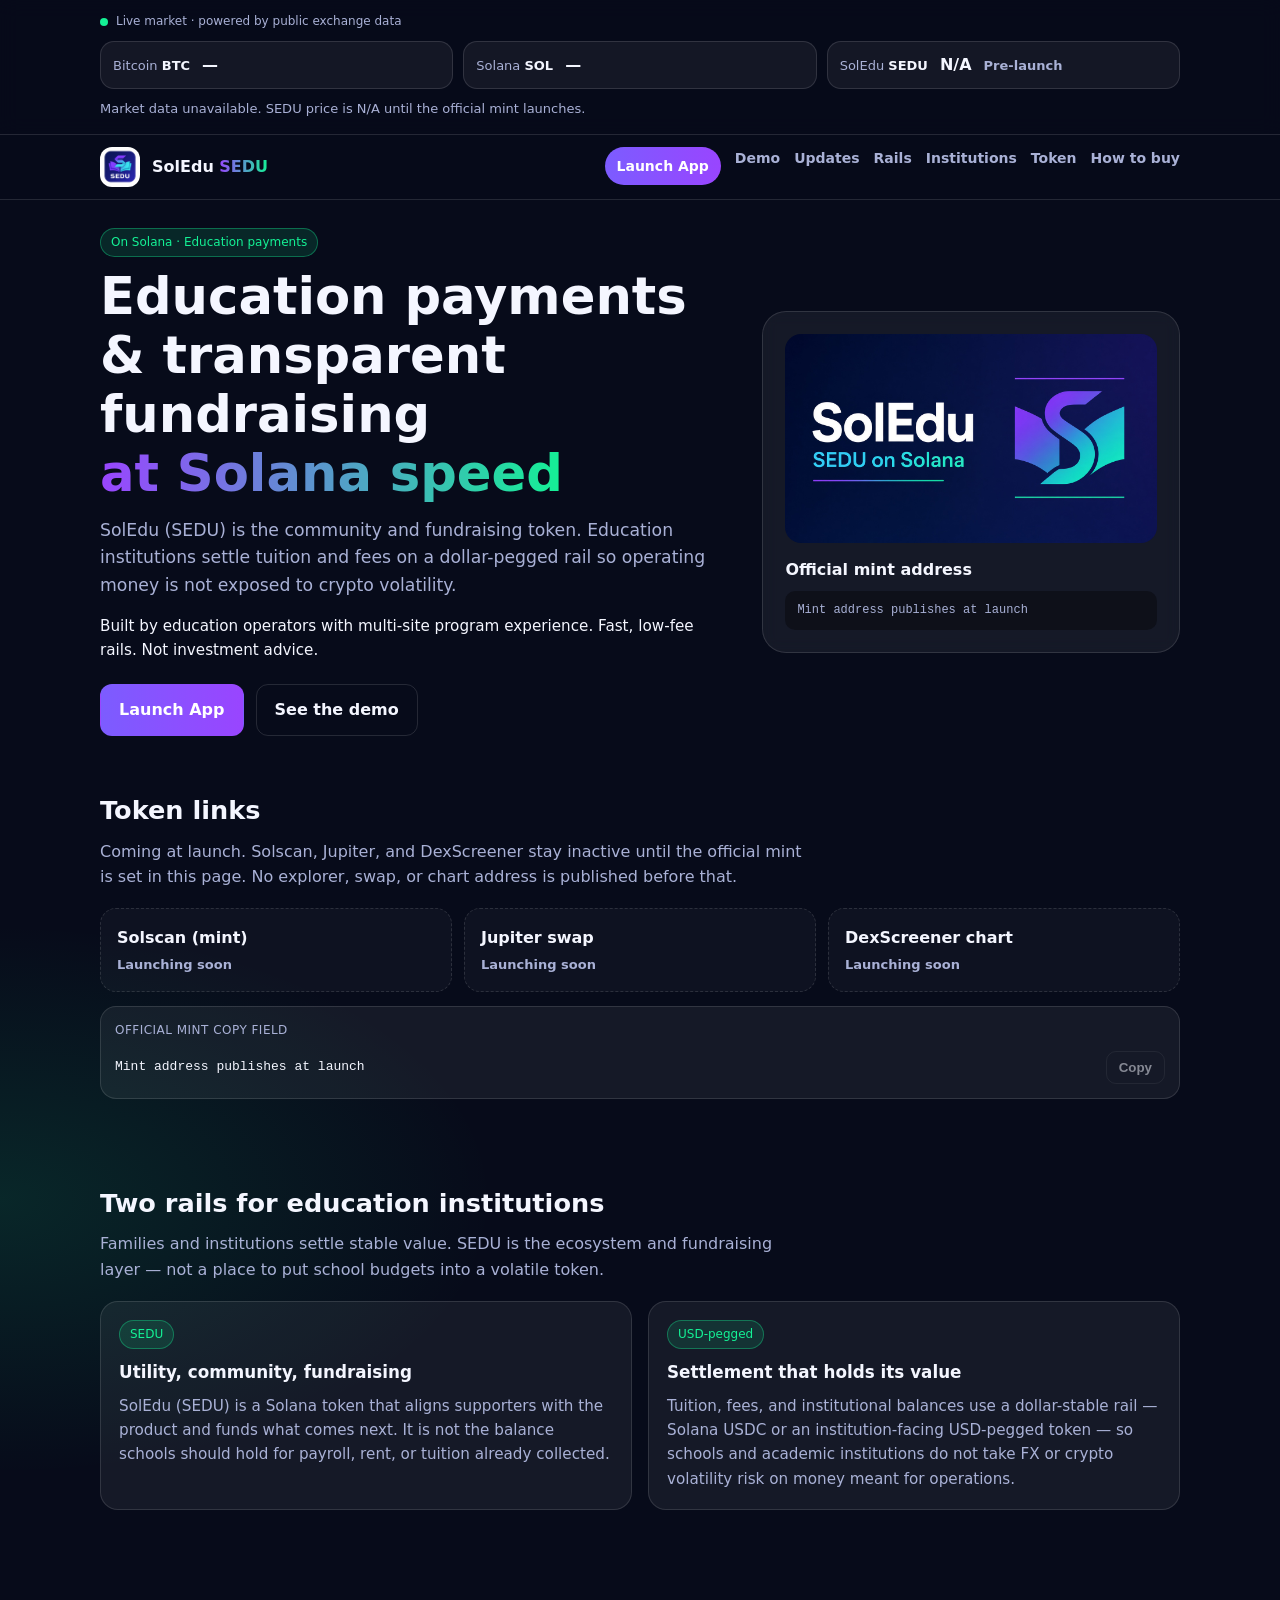
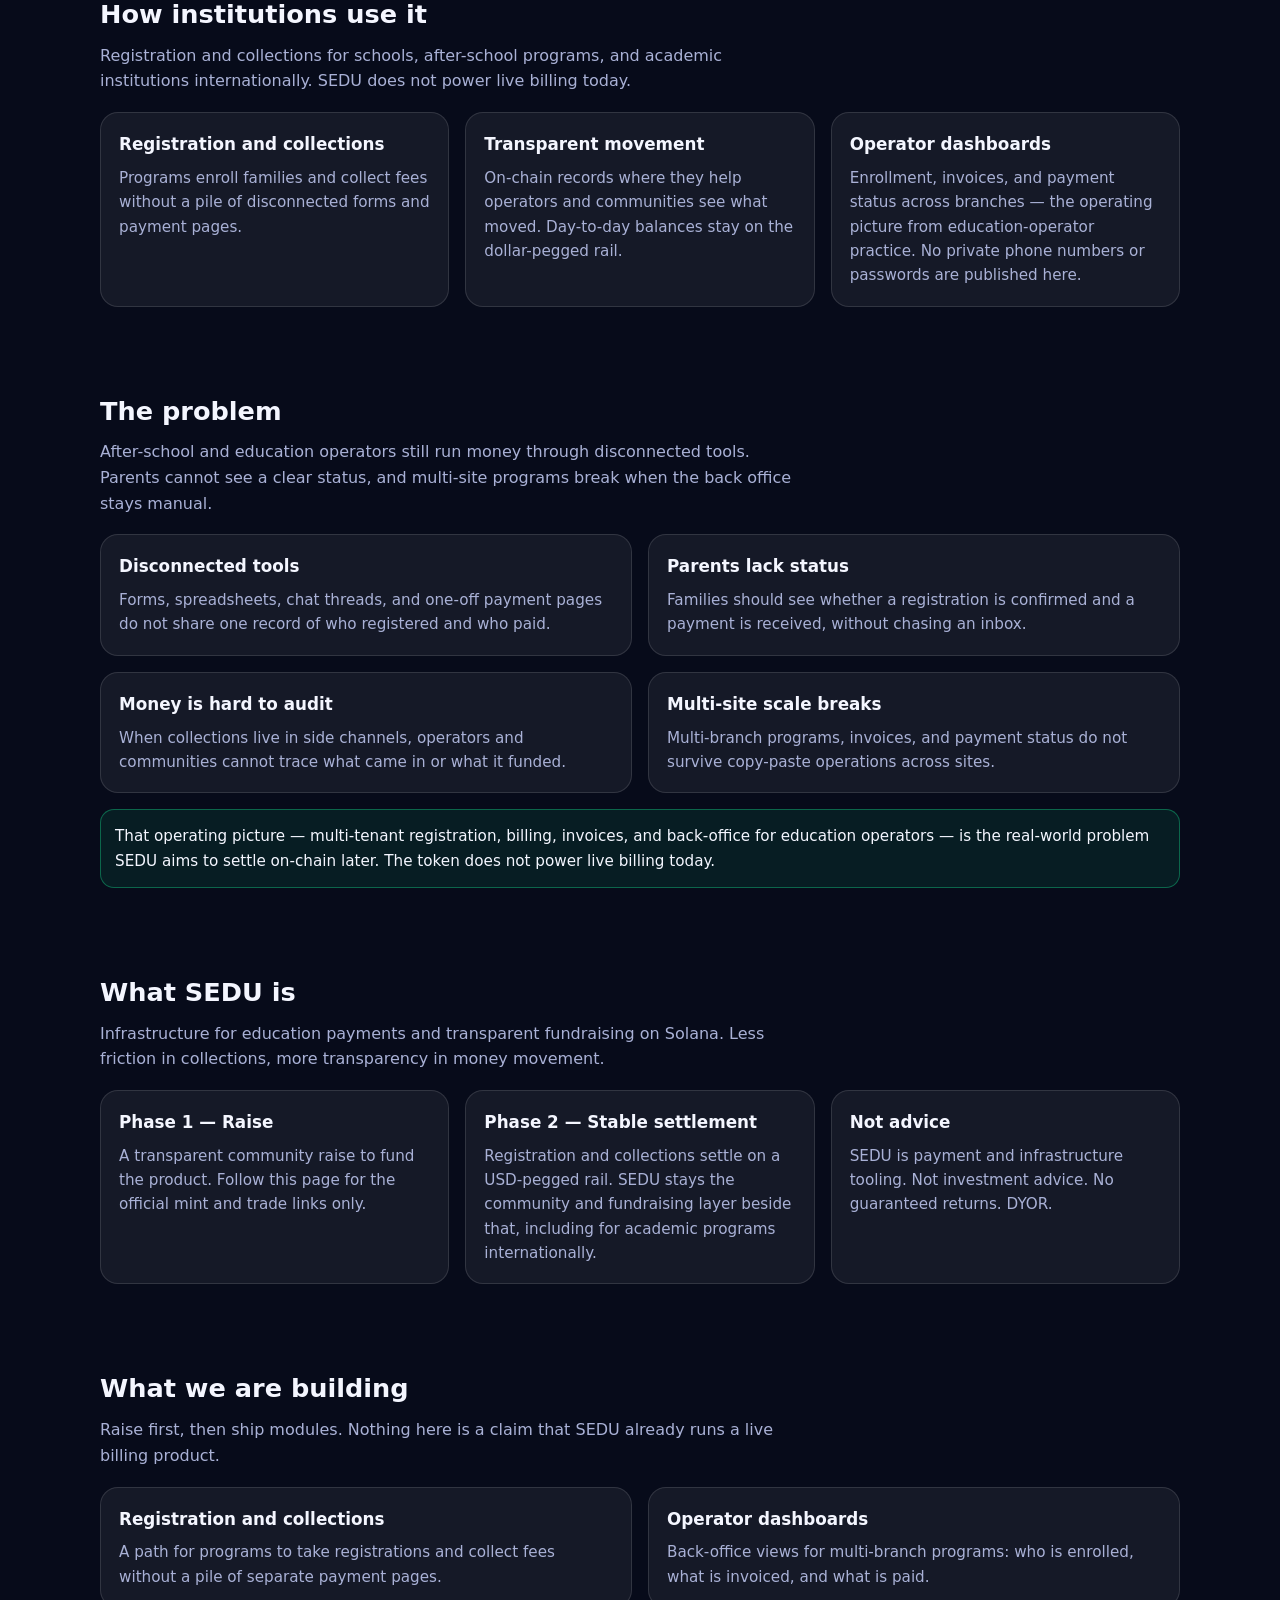
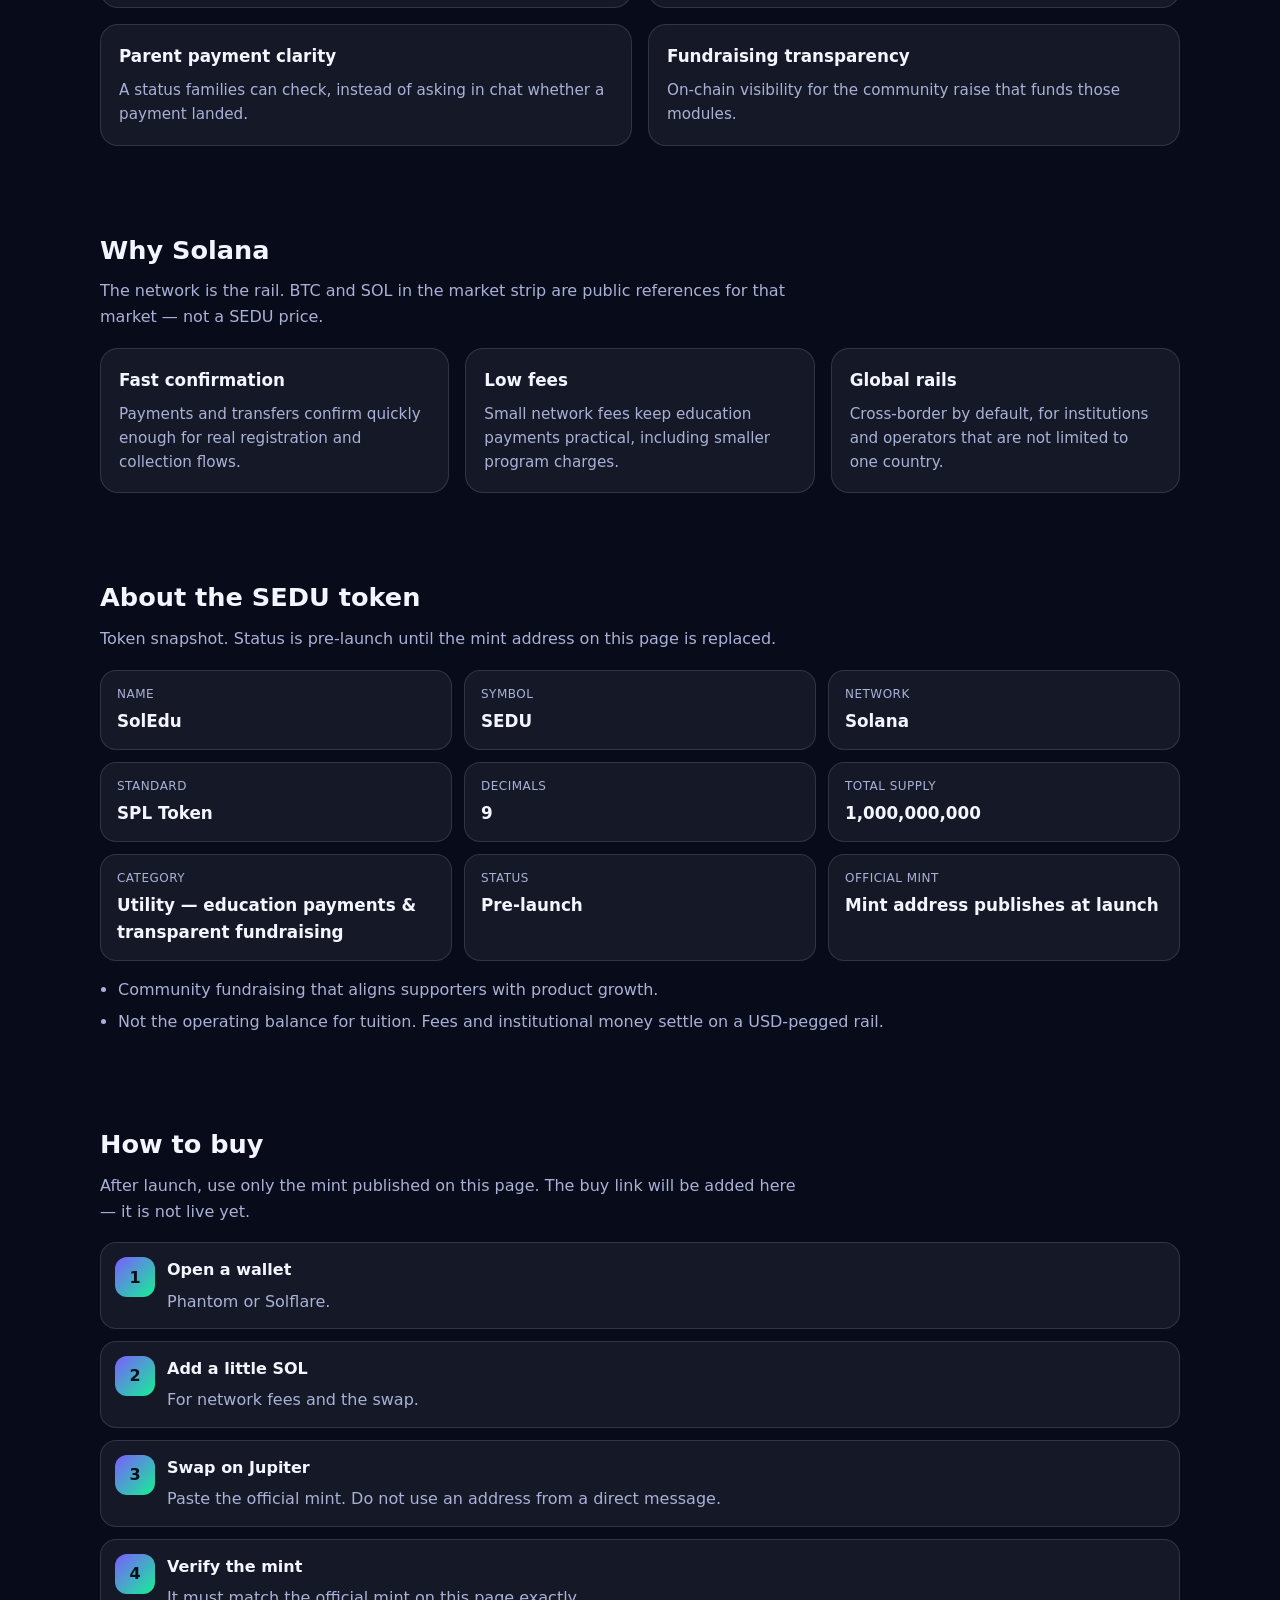
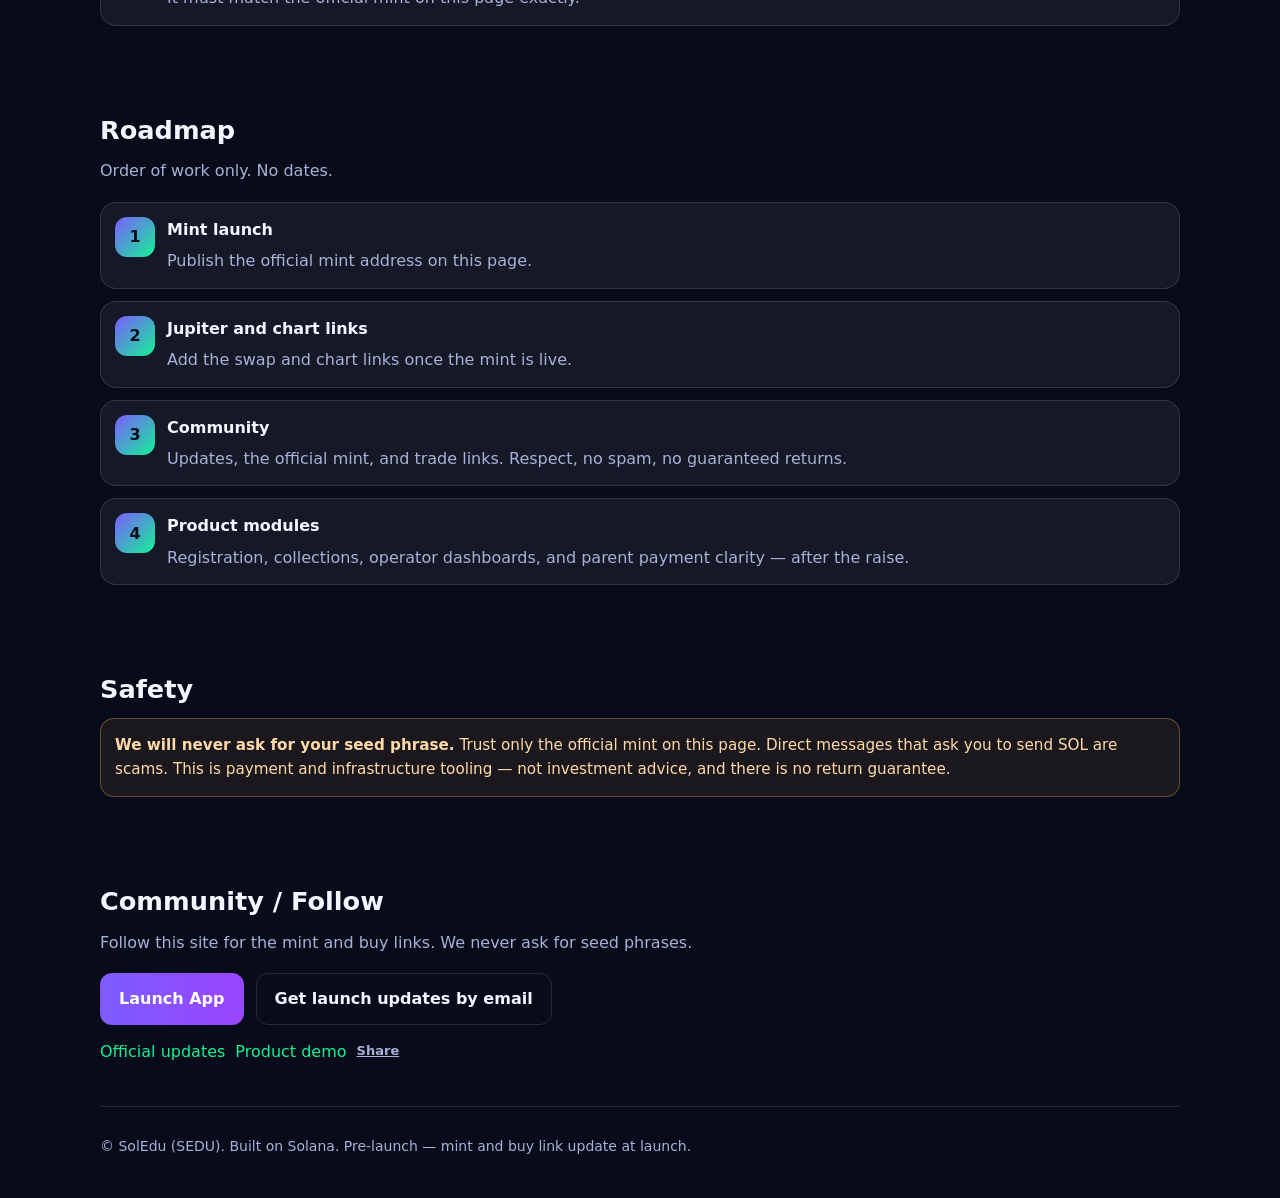
<file: index.html>
<!DOCTYPE html>
<html lang="en" dir="ltr">
<head>
  <meta charset="utf-8" />
  <meta name="viewport" content="width=device-width, initial-scale=1" />
  <title>SolEdu (SEDU) — Education payments on Solana</title>
  <meta name="description" content="SolEdu (SEDU) is a Solana SPL utility token for education payments and transparent fundraising. Pre-launch. Not investment advice." />
  <meta property="og:title" content="SolEdu (SEDU)" />
  <meta property="og:description" content="Education payments and transparent fundraising on Solana. Pre-launch SPL utility token." />
  <meta property="og:image" content="banner.png" />
  <link rel="icon" href="logo.png" />
  <style>
    :root {
      --bg: #070b1a;
      --card: rgba(255,255,255,0.06);
      --border: rgba(255,255,255,0.12);
      --text: #f4f6ff;
      --muted: #a9b1d6;
      --violet: #7c5cff;
      --cyan: #14f195;
      --purple: #9945ff;
      --down: #ff6b8a;
    }
    * { box-sizing: border-box; }
    body {
      margin: 0;
      font-family: Inter, system-ui, -apple-system, Segoe UI, Roboto, Arial, sans-serif;
      background: radial-gradient(1200px 600px at 80% -10%, rgba(124,92,255,.35), transparent 60%),
                  radial-gradient(900px 500px at 0% 20%, rgba(20,241,149,.12), transparent 55%),
                  var(--bg);
      color: var(--text);
      line-height: 1.6;
    }
    a { color: var(--cyan); text-decoration: none; }
    a:hover { text-decoration: underline; }
    a:focus-visible, button:focus-visible {
      outline: 2px solid var(--cyan); outline-offset: 3px;
    }
    .btn:hover, .link-slot:hover { text-decoration: none; }
    .wrap { width: min(1080px, 92%); margin: 0 auto; }
    .ticker-bar {
      border-bottom: 1px solid var(--border);
      background: rgba(7,11,26,.72);
      backdrop-filter: blur(10px);
    }
    .ticker { padding: 12px 0 14px; }
    .ticker-label {
      display: flex; flex-wrap: wrap; align-items: center; gap: 8px;
      color: var(--muted); font-size: 12px; margin-bottom: 10px;
    }
    .dot {
      width: 8px; height: 8px; border-radius: 999px; background: var(--cyan);
      box-shadow: 0 0 0 0 rgba(20,241,149,.6);
      animation: pulse 1.8s ease-out infinite;
    }
    @keyframes pulse {
      70% { box-shadow: 0 0 0 6px rgba(20,241,149,0); }
      100% { box-shadow: 0 0 0 0 rgba(20,241,149,0); }
    }
    .ticker-row { display: grid; grid-template-columns: repeat(3, 1fr); gap: 10px; }
    .quote {
      display: flex; flex-wrap: wrap; align-items: baseline; gap: 8px 12px;
      background: var(--card); border: 1px solid var(--border);
      border-radius: 14px; padding: 10px 12px;
    }
    .sym { color: var(--muted); font-size: 13px; }
    .sym b { color: var(--text); }
    .px { font-weight: 800; font-variant-numeric: tabular-nums; }
    .chg { font-size: 13px; font-weight: 700; font-variant-numeric: tabular-nums; }
    .chg.up { color: var(--cyan); }
    .chg.down { color: var(--down); }
    .chg.flat { color: var(--muted); }
    .ticker-note { margin: 10px 0 0; color: var(--muted); font-size: 13px; }
    .site-head {
      position: sticky; top: 0; z-index: 30;
      background: rgba(7,11,26,.94); backdrop-filter: blur(14px);
      border-bottom: 1px solid var(--border);
    }
    header {
      display: flex; align-items: center; justify-content: space-between;
      padding: 12px 0; gap: 16px;
    }
    .brand { display: flex; align-items: center; gap: 12px; font-weight: 700; color: var(--text); flex: 0 0 auto; }
    .brand:hover { text-decoration: none; }
    .brand img { width: 40px; height: 40px; border-radius: 12px; object-fit: cover; }
    nav {
      display: flex; gap: 14px; font-size: 14px; overflow-x: auto;
      flex-wrap: nowrap; max-width: 100%; padding-bottom: 2px;
    }
    nav a { color: var(--muted); white-space: nowrap; font-weight: 700; }
    nav a.nav-cta { color: white; background: linear-gradient(90deg, var(--violet), var(--purple)); padding: 8px 12px; border-radius: 999px; }
    .hero {
      display: grid; grid-template-columns: 1.2fr 0.8fr; gap: 36px;
      align-items: center; padding: 28px 0 12px;
    }
    h1 {
      font-size: clamp(2rem, 4vw, 3.2rem);
      line-height: 1.15; margin: 0 0 14px;
    }
    .gradient {
      background: linear-gradient(90deg, var(--purple), var(--cyan));
      -webkit-background-clip: text; background-clip: text; color: transparent;
    }
    .lead { color: var(--muted); font-size: 1.08rem; margin: 0 0 14px; max-width: 40rem; }
    .credit { color: var(--text); font-size: 0.95rem; margin: 0 0 22px; }
    .cta { display: flex; flex-wrap: wrap; gap: 12px; }
    .btn {
      display: inline-flex; align-items: center; justify-content: center;
      padding: 12px 18px; border-radius: 12px; font-weight: 700; border: 1px solid transparent;
    }
    .btn-primary {
      background: linear-gradient(90deg, var(--violet), var(--purple));
      color: white;
    }
    .btn-ghost {
      background: transparent; border-color: var(--border); color: var(--text);
    }
    .hero-card {
      background: var(--card); border: 1px solid var(--border);
      border-radius: 24px; padding: 22px; backdrop-filter: blur(8px);
    }
    .hero-card img.banner {
      width: 100%; border-radius: 16px; display: block; margin-bottom: 14px;
    }
    .pill {
      display: inline-block; font-size: 12px; padding: 4px 10px; border-radius: 999px;
      background: rgba(20,241,149,.12); color: var(--cyan); border: 1px solid rgba(20,241,149,.35);
      margin-bottom: 10px;
    }
    .mint {
      font-family: ui-monospace, SFMono-Regular, Menlo, Consolas, monospace;
      font-size: 12px; word-break: break-all; color: var(--muted);
      background: rgba(0,0,0,.35); padding: 10px 12px; border-radius: 10px;
      margin: 8px 0 0;
    }
    section { padding: 42px 0; }
    section[id] { scroll-margin-top: 84px; }
    h2 { font-size: 1.6rem; margin: 0 0 8px; }
    .sub { color: var(--muted); margin: 0 0 18px; max-width: 44rem; }
    .grid { display: grid; grid-template-columns: repeat(3, 1fr); gap: 16px; }
    .grid-2 { display: grid; grid-template-columns: repeat(2, 1fr); gap: 16px; }
    .card {
      background: var(--card); border: 1px solid var(--border);
      border-radius: 18px; padding: 18px;
    }
    .card h3 { margin: 0 0 8px; font-size: 1.05rem; }
    .card p { margin: 0; color: var(--muted); font-size: 0.95rem; }
    .facts { display: grid; grid-template-columns: repeat(3, 1fr); gap: 12px; }
    .fact {
      background: var(--card); border: 1px solid var(--border);
      border-radius: 16px; padding: 14px 16px;
    }
    .fact span {
      display: block; color: var(--muted); font-size: 12px;
      letter-spacing: .04em; text-transform: uppercase;
    }
    .fact strong { display: block; margin-top: 4px; font-size: 1.05rem; }
    .uses { margin: 16px 0 0; padding-left: 18px; color: var(--muted); }
    .uses li { margin: 6px 0; }
    .steps { counter-reset: step; display: grid; gap: 12px; }
    .step {
      display: grid; grid-template-columns: 40px 1fr; gap: 12px; align-items: start;
      background: var(--card); border: 1px solid var(--border); border-radius: 16px; padding: 14px;
    }
    .step::before {
      counter-increment: step; content: counter(step);
      width: 40px; height: 40px; border-radius: 12px;
      display: grid; place-items: center; font-weight: 800;
      background: linear-gradient(135deg, var(--violet), var(--cyan)); color: #071018;
    }
    .step p { margin: .35rem 0 0; color: var(--muted); }
    footer {
      border-top: 1px solid var(--border); padding: 28px 0 40px; color: var(--muted); font-size: 14px;
    }
    .warn {
      border: 1px solid rgba(255,180,80,.35); background: rgba(255,180,80,.08);
      color: #ffd9a8; border-radius: 14px; padding: 14px; font-size: 0.95rem;
    }
    .share-row { display: flex; flex-wrap: wrap; align-items: center; gap: 10px; margin-top: 14px; }
    .share-btn {
      border: 0; background: transparent; color: var(--muted); font: inherit;
      font-size: 13px; font-weight: 700; cursor: pointer; padding: 0; text-decoration: underline;
    }
    .share-status { color: var(--muted); font-size: 13px; }
    .note {
      border: 1px solid rgba(20,241,149,.35); background: rgba(20,241,149,.08);
      border-radius: 14px; padding: 14px; font-size: 0.95rem; margin-top: 16px;
    }
    .token-links { display: grid; grid-template-columns: repeat(3, 1fr); gap: 12px; }
    .link-slot {
      display: flex; flex-direction: column; align-items: flex-start; gap: 4px;
      text-align: left; width: 100%;
      background: var(--card); border: 1px solid var(--border); color: var(--text);
      border-radius: 16px; padding: 16px; font: inherit; text-decoration: none;
    }
    .link-slot .slot-name { font-weight: 800; }
    .link-slot .slot-state { color: var(--muted); font-size: 13px; font-weight: 600; }
    .link-slot.is-disabled {
      opacity: 1; cursor: not-allowed; pointer-events: none;
      border-style: dashed; background: rgba(255,255,255,0.03);
    }
    .mint-field {
      margin-top: 14px; display: grid; grid-template-columns: 1fr auto; gap: 10px;
      align-items: center; background: var(--card); border: 1px solid var(--border);
      border-radius: 16px; padding: 14px;
    }
    .mint-field label { grid-column: 1 / -1; font-size: 12px; letter-spacing: .04em; text-transform: uppercase; color: var(--muted); }
    .mint-field p { margin: 0; font-family: ui-monospace, SFMono-Regular, Menlo, Consolas, monospace; font-size: 13px; word-break: break-all; }
    .mint-field button {
      border: 1px solid var(--border); background: transparent; color: var(--text);
      border-radius: 10px; padding: 8px 12px; font-weight: 700; cursor: pointer;
    }
    .mint-field button:disabled { opacity: 0.5; cursor: not-allowed; }
    @media (max-width: 860px) {
      .hero, .grid, .grid-2, .facts, .token-links { grid-template-columns: 1fr; }
      .mint-field { grid-template-columns: 1fr; }
      .ticker-row {
        display: flex; overflow-x: auto; gap: 8px;
        scroll-snap-type: x mandatory; padding-bottom: 4px;
      }
      .quote { flex: 0 0 220px; scroll-snap-align: start; }
      section { padding: 32px 0; }
    }
  </style>
</head>
<body>
  <div class="ticker-bar">
    <div class="wrap ticker">
      <div class="ticker-label">
        <span class="dot" aria-hidden="true"></span>
        <span>Live market · powered by public exchange data</span>
        <span id="market-updated"></span>
      </div>
      <div class="ticker-row" id="market" aria-live="polite">
        <div class="quote">
          <span class="sym">Bitcoin <b>BTC</b></span>
          <span class="px" id="px-btc">…</span>
          <span class="chg" id="chg-btc"></span>
        </div>
        <div class="quote">
          <span class="sym">Solana <b>SOL</b></span>
          <span class="px" id="px-sol">…</span>
          <span class="chg" id="chg-sol"></span>
        </div>
        <div class="quote">
          <span class="sym">SolEdu <b>SEDU</b></span>
          <span class="px">N/A</span>
          <span class="chg flat">Pre-launch</span>
        </div>
      </div>
      <p class="ticker-note" id="market-status">Loading public prices… SEDU has no price until the official mint is published on this page.</p>
    </div>
  </div>

  <div class="site-head">
    <div class="wrap">
      <header>
        <a class="brand" href="./">
          <img src="logo.png" alt="SEDU logo" />
          <span>SolEdu <span class="gradient">SEDU</span></span>
        </a>
        <nav aria-label="Primary">
          <a class="nav-cta" href="launch.html">Launch App</a>
          <a href="demo.html">Demo</a>
          <a href="updates.html">Updates</a>
          <a href="#rails">Rails</a>
          <a href="#institutions">Institutions</a>
          <a href="#token">Token</a>
          <a href="#buy">How to buy</a>
        </nav>
      </header>
    </div>
  </div>

  <div class="wrap">
    <section class="hero">
      <div>
        <div class="pill">On Solana · Education payments</div>
        <h1>Education payments &amp; transparent fundraising<br /><span class="gradient">at Solana speed</span></h1>
        <p class="lead">SolEdu (SEDU) is the community and fundraising token. Education institutions settle tuition and fees on a dollar-pegged rail so operating money is not exposed to crypto volatility.</p>
        <p class="credit">Built by education operators with multi-site program experience. Fast, low-fee rails. Not investment advice.</p>
        <div class="cta">
          <a class="btn btn-primary" href="launch.html">Launch App</a>
          <a class="btn btn-ghost" href="demo.html">See the demo</a>
        </div>
      </div>
      <div class="hero-card">
        <img class="banner" src="banner.png" alt="SolEdu banner" />
        <div><strong>Official mint address</strong></div>
        <p class="mint" id="mint">Mint address publishes at launch</p>
      </div>
    </section>

    <section id="links">
      <h2>Token links</h2>
      <p class="sub">Coming at launch. Solscan, Jupiter, and DexScreener stay inactive until the official mint is set in this page. No explorer, swap, or chart address is published before that.</p>
      <div class="token-links">
        <a class="link-slot is-disabled" id="link-solscan" aria-disabled="true">
          <span class="slot-name">Solscan (mint)</span>
          <span class="slot-state">Launching soon</span>
        </a>
        <a class="link-slot is-disabled" id="link-jupiter" aria-disabled="true">
          <span class="slot-name">Jupiter swap</span>
          <span class="slot-state">Launching soon</span>
        </a>
        <a class="link-slot is-disabled" id="link-dex" aria-disabled="true">
          <span class="slot-name">DexScreener chart</span>
          <span class="slot-state">Launching soon</span>
        </a>
      </div>
      <div class="mint-field">
        <label for="mint-display">Official mint copy field</label>
        <p id="mint-display">Mint address publishes at launch</p>
        <button type="button" id="mint-copy" disabled>Copy</button>
      </div>
    </section>

    <section id="rails">
      <h2>Two rails for education institutions</h2>
      <p class="sub">Families and institutions settle stable value. SEDU is the ecosystem and fundraising layer — not a place to put school budgets into a volatile token.</p>
      <div class="grid-2">
        <div class="card">
          <div class="pill">SEDU</div>
          <h3>Utility, community, fundraising</h3>
          <p>SolEdu (SEDU) is a Solana token that aligns supporters with the product and funds what comes next. It is not the balance schools should hold for payroll, rent, or tuition already collected.</p>
        </div>
        <div class="card">
          <div class="pill">USD-pegged</div>
          <h3>Settlement that holds its value</h3>
          <p>Tuition, fees, and institutional balances use a dollar-stable rail — Solana USDC or an institution-facing USD-pegged token — so schools and academic institutions do not take FX or crypto volatility risk on money meant for operations.</p>
        </div>
      </div>
    </section>

    <section id="institutions">
      <h2>How institutions use it</h2>
      <p class="sub">Registration and collections for schools, after-school programs, and academic institutions internationally. SEDU does not power live billing today.</p>
      <div class="grid">
        <div class="card">
          <h3>Registration and collections</h3>
          <p>Programs enroll families and collect fees without a pile of disconnected forms and payment pages.</p>
        </div>
        <div class="card">
          <h3>Transparent movement</h3>
          <p>On-chain records where they help operators and communities see what moved. Day-to-day balances stay on the dollar-pegged rail.</p>
        </div>
        <div class="card">
          <h3>Operator dashboards</h3>
          <p>Enrollment, invoices, and payment status across branches — the operating picture from education-operator practice. No private phone numbers or passwords are published here.</p>
        </div>
      </div>
    </section>

    <section id="problem">
      <h2>The problem</h2>
      <p class="sub">After-school and education operators still run money through disconnected tools. Parents cannot see a clear status, and multi-site programs break when the back office stays manual.</p>
      <div class="grid-2">
        <div class="card">
          <h3>Disconnected tools</h3>
          <p>Forms, spreadsheets, chat threads, and one-off payment pages do not share one record of who registered and who paid.</p>
        </div>
        <div class="card">
          <h3>Parents lack status</h3>
          <p>Families should see whether a registration is confirmed and a payment is received, without chasing an inbox.</p>
        </div>
        <div class="card">
          <h3>Money is hard to audit</h3>
          <p>When collections live in side channels, operators and communities cannot trace what came in or what it funded.</p>
        </div>
        <div class="card">
          <h3>Multi-site scale breaks</h3>
          <p>Multi-branch programs, invoices, and payment status do not survive copy-paste operations across sites.</p>
        </div>
      </div>
      <div class="note">That operating picture — multi-tenant registration, billing, invoices, and back-office for education operators — is the real-world problem SEDU aims to settle on-chain later. The token does not power live billing today.</div>
    </section>

    <section id="about">
      <h2>What SEDU is</h2>
      <p class="sub">Infrastructure for education payments and transparent fundraising on Solana. Less friction in collections, more transparency in money movement.</p>
      <div class="grid">
        <div class="card">
          <h3>Phase 1 — Raise</h3>
          <p>A transparent community raise to fund the product. Follow this page for the official mint and trade links only.</p>
        </div>
        <div class="card">
          <h3>Phase 2 — Stable settlement</h3>
          <p>Registration and collections settle on a USD-pegged rail. SEDU stays the community and fundraising layer beside that, including for academic programs internationally.</p>
        </div>
        <div class="card">
          <h3>Not advice</h3>
          <p>SEDU is payment and infrastructure tooling. Not investment advice. No guaranteed returns. DYOR.</p>
        </div>
      </div>
    </section>

    <section id="product">
      <h2>What we are building</h2>
      <p class="sub">Raise first, then ship modules. Nothing here is a claim that SEDU already runs a live billing product.</p>
      <div class="grid-2">
        <div class="card">
          <h3>Registration and collections</h3>
          <p>A path for programs to take registrations and collect fees without a pile of separate payment pages.</p>
        </div>
        <div class="card">
          <h3>Operator dashboards</h3>
          <p>Back-office views for multi-branch programs: who is enrolled, what is invoiced, and what is paid.</p>
        </div>
        <div class="card">
          <h3>Parent payment clarity</h3>
          <p>A status families can check, instead of asking in chat whether a payment landed.</p>
        </div>
        <div class="card">
          <h3>Fundraising transparency</h3>
          <p>On-chain visibility for the community raise that funds those modules.</p>
        </div>
      </div>
    </section>

    <section id="solana">
      <h2>Why Solana</h2>
      <p class="sub">The network is the rail. BTC and SOL in the market strip are public references for that market — not a SEDU price.</p>
      <div class="grid">
        <div class="card">
          <h3>Fast confirmation</h3>
          <p>Payments and transfers confirm quickly enough for real registration and collection flows.</p>
        </div>
        <div class="card">
          <h3>Low fees</h3>
          <p>Small network fees keep education payments practical, including smaller program charges.</p>
        </div>
        <div class="card">
          <h3>Global rails</h3>
          <p>Cross-border by default, for institutions and operators that are not limited to one country.</p>
        </div>
      </div>
    </section>

    <section id="token">
      <h2>About the SEDU token</h2>
      <p class="sub">Token snapshot. Status is pre-launch until the mint address on this page is replaced.</p>
      <div class="facts">
        <div class="fact"><span>Name</span><strong>SolEdu</strong></div>
        <div class="fact"><span>Symbol</span><strong>SEDU</strong></div>
        <div class="fact"><span>Network</span><strong>Solana</strong></div>
        <div class="fact"><span>Standard</span><strong>SPL Token</strong></div>
        <div class="fact"><span>Decimals</span><strong>9</strong></div>
        <div class="fact"><span>Total supply</span><strong>1,000,000,000</strong></div>
        <div class="fact"><span>Category</span><strong>Utility — education payments &amp; transparent fundraising</strong></div>
        <div class="fact"><span>Status</span><strong>Pre-launch</strong></div>
        <div class="fact"><span>Official mint</span><strong id="mint-fact">Mint address publishes at launch</strong></div>
      </div>
      <ul class="uses">
        <li>Community fundraising that aligns supporters with product growth.</li>
        <li>Not the operating balance for tuition. Fees and institutional money settle on a USD-pegged rail.</li>
      </ul>
    </section>

    <section id="buy">
      <h2>How to buy</h2>
      <p class="sub">After launch, use only the mint published on this page. The buy link will be added here — it is not live yet.</p>
      <div class="steps">
        <div class="step">
          <div>
            <strong>Open a wallet</strong>
            <p>Phantom or Solflare.</p>
          </div>
        </div>
        <div class="step">
          <div>
            <strong>Add a little SOL</strong>
            <p>For network fees and the swap.</p>
          </div>
        </div>
        <div class="step">
          <div>
            <strong>Swap on Jupiter</strong>
            <p>Paste the official mint. Do not use an address from a direct message.</p>
          </div>
        </div>
        <div class="step">
          <div>
            <strong>Verify the mint</strong>
            <p>It must match the official mint on this page exactly.</p>
          </div>
        </div>
      </div>
    </section>

    <section id="roadmap">
      <h2>Roadmap</h2>
      <p class="sub">Order of work only. No dates.</p>
      <div class="steps">
        <div class="step">
          <div>
            <strong>Mint launch</strong>
            <p>Publish the official mint address on this page.</p>
          </div>
        </div>
        <div class="step">
          <div>
            <strong>Jupiter and chart links</strong>
            <p>Add the swap and chart links once the mint is live.</p>
          </div>
        </div>
        <div class="step">
          <div>
            <strong>Community</strong>
            <p>Updates, the official mint, and trade links. Respect, no spam, no guaranteed returns.</p>
          </div>
        </div>
        <div class="step">
          <div>
            <strong>Product modules</strong>
            <p>Registration, collections, operator dashboards, and parent payment clarity — after the raise.</p>
          </div>
        </div>
      </div>
    </section>

    <section id="safety">
      <h2>Safety</h2>
      <div class="warn">
        <strong>We will never ask for your seed phrase.</strong>
        Trust only the official mint on this page. Direct messages that ask you to send SOL are scams.
        This is payment and infrastructure tooling — not investment advice, and there is no return guarantee.
      </div>
    </section>

    <section id="community">
      <h2>Community / Follow</h2>
      <p class="sub">Follow this site for the mint and buy links. We never ask for seed phrases.</p>
      <div class="cta">
        <a class="btn btn-primary" href="launch.html">Launch App</a>
        <a class="btn btn-ghost" href="mailto:amitai3386@gmail.com?subject=SEDU%20updates%20-%20add%20me">Get launch updates by email</a>
      </div>
      <div class="share-row">
        <a href="updates.html">Official updates</a>
        <a href="demo.html">Product demo</a>
        <button type="button" class="share-btn" id="share-launch">Share</button>
        <span class="share-status" id="share-status" role="status"></span>
      </div>
    </section>

    <footer>
      <div>© SolEdu (SEDU). Built on Solana. Pre-launch — mint and buy link update at launch.</div>
    </footer>
  </div>

  <script>
    (function () {
      const MINT = "";
      var BINANCE = "https://data-api.binance.vision/api/v3/ticker/24hr?symbol=";
      var GECKO = "https://api.coingecko.com/api/v3/simple/price?ids=bitcoin,solana&vs_currencies=usd&include_24hr_change=true";
      var hasQuote = false;

      function num(value) {
        var n = Number(value);
        return Number.isFinite(n) ? n : null;
      }

      function formatUsd(value) {
        var digits = Math.abs(value) >= 1000 ? 0 : 2;
        return value.toLocaleString("en-US", {
          style: "currency",
          currency: "USD",
          minimumFractionDigits: digits,
          maximumFractionDigits: digits
        });
      }

      function formatChange(value) {
        var sign = value > 0 ? "+" : "";
        return sign + value.toFixed(2) + "%";
      }

      function paintChange(el, value) {
        el.textContent = formatChange(value);
        el.className = "chg " + (value > 0 ? "up" : value < 0 ? "down" : "flat");
      }

      function render(quote, source) {
        document.getElementById("px-btc").textContent = formatUsd(quote.btc.price);
        document.getElementById("px-sol").textContent = formatUsd(quote.sol.price);
        paintChange(document.getElementById("chg-btc"), quote.btc.change);
        paintChange(document.getElementById("chg-sol"), quote.sol.change);
        var updated = new Date().toLocaleTimeString("en-US", { hour: "numeric", minute: "2-digit", second: "2-digit" });
        document.getElementById("market-updated").textContent = "· updated " + updated;
        document.getElementById("market-status").textContent =
          "Live " + source + " quotes for BTC and SOL. SEDU price is N/A until the official mint launches.";
        hasQuote = true;
      }

      function unavailable() {
        if (hasQuote) {
          document.getElementById("market-status").textContent =
            "Refresh failed. Showing the last public quote. SEDU price is still N/A.";
          return;
        }
        document.getElementById("px-btc").textContent = "—";
        document.getElementById("px-sol").textContent = "—";
        document.getElementById("chg-btc").textContent = "";
        document.getElementById("chg-sol").textContent = "";
        document.getElementById("market-updated").textContent = "";
        document.getElementById("market-status").textContent =
          "Market data unavailable. SEDU price is N/A until the official mint launches.";
      }

      function withTimeout(url) {
        var controller = new AbortController();
        var timer = setTimeout(function () { controller.abort(); }, 8000);
        return fetch(url, { signal: controller.signal, cache: "no-store" }).finally(function () {
          clearTimeout(timer);
        });
      }

      function parseBinance(btc, sol) {
        var btcPrice = num(btc.lastPrice);
        var solPrice = num(sol.lastPrice);
        var btcChange = num(btc.priceChangePercent);
        var solChange = num(sol.priceChangePercent);
        if (btcPrice === null || solPrice === null || btcChange === null || solChange === null) {
          throw new Error("bad binance payload");
        }
        return {
          btc: { price: btcPrice, change: btcChange },
          sol: { price: solPrice, change: solChange }
        };
      }

      function loadBinance() {
        return Promise.all([
          withTimeout(BINANCE + "BTCUSDT").then(function (res) {
            if (!res.ok) throw new Error("btc");
            return res.json();
          }),
          withTimeout(BINANCE + "SOLUSDT").then(function (res) {
            if (!res.ok) throw new Error("sol");
            return res.json();
          })
        ]).then(function (rows) {
          return parseBinance(rows[0], rows[1]);
        });
      }

      function loadGecko() {
        return withTimeout(GECKO).then(function (res) {
          if (!res.ok) throw new Error("gecko");
          return res.json();
        }).then(function (data) {
          var btcPrice = num(data.bitcoin && data.bitcoin.usd);
          var solPrice = num(data.solana && data.solana.usd);
          var btcChange = num(data.bitcoin && data.bitcoin.usd_24h_change);
          var solChange = num(data.solana && data.solana.usd_24h_change);
          if (btcPrice === null || solPrice === null || btcChange === null || solChange === null) {
            throw new Error("bad gecko payload");
          }
          return {
            btc: { price: btcPrice, change: btcChange },
            sol: { price: solPrice, change: solChange }
          };
        });
      }

      function refresh() {
        loadBinance().then(function (quote) {
          render(quote, "Binance");
        }).catch(function () {
          return loadGecko().then(function (quote) {
            render(quote, "CoinGecko");
          });
        }).catch(unavailable);
      }

      function liveMint(value) {
        var mint = String(value || "").trim();
        if (!/^[1-9A-HJ-NP-Za-km-z]{32,44}$/.test(mint)) return "";
        return mint;
      }

      function setSlot(id, href, state) {
        var el = document.getElementById(id);
        el.querySelector(".slot-state").textContent = state;
        if (href) {
          el.href = href;
          el.target = "_blank";
          el.rel = "noopener noreferrer";
          el.classList.remove("is-disabled");
          el.removeAttribute("aria-disabled");
        } else {
          el.removeAttribute("href");
          el.classList.add("is-disabled");
          el.setAttribute("aria-disabled", "true");
        }
      }

      function applyMint() {
        var mint = liveMint(MINT);
        var label = mint || "Mint address publishes at launch";
        document.getElementById("mint").textContent = label;
        document.getElementById("mint-display").textContent = label;
        document.getElementById("mint-fact").textContent = label;
        var copyBtn = document.getElementById("mint-copy");
        copyBtn.disabled = !mint;
        copyBtn.onclick = function () {
          if (mint && navigator.clipboard) navigator.clipboard.writeText(mint);
        };
        if (mint) {
          setSlot("link-solscan", "https://solscan.io/token/" + mint, "Open");
          setSlot("link-jupiter", "https://jup.ag/swap/SOL-" + mint, "Open");
          setSlot("link-dex", "https://dexscreener.com/solana/" + mint, "Open");
        } else {
          setSlot("link-solscan", "", "Launching soon");
          setSlot("link-jupiter", "", "Launching soon");
          setSlot("link-dex", "", "Launching soon");
        }
      }

      applyMint();
      refresh();
      setInterval(refresh, 45000);

      var shareBtn = document.getElementById("share-launch");
      var shareStatus = document.getElementById("share-status");
      var shareUrl = "https://amitailevi.github.io/edupay-landing/launch.html";
      shareBtn.addEventListener("click", function () {
        var payload = { title: "SolEdu (SEDU) Launch App", text: "Official SolEdu launch page. Mint and buy links publish here.", url: shareUrl };
        if (navigator.share) {
          navigator.share(payload).catch(function () {});
          return;
        }
        if (navigator.clipboard) {
          navigator.clipboard.writeText(shareUrl).then(function () {
            shareStatus.textContent = "Launch App link copied.";
          }).catch(function () {
            shareStatus.textContent = shareUrl;
          });
          return;
        }
        shareStatus.textContent = shareUrl;
      });
    })();
  </script>
</body>
</html>
</file>
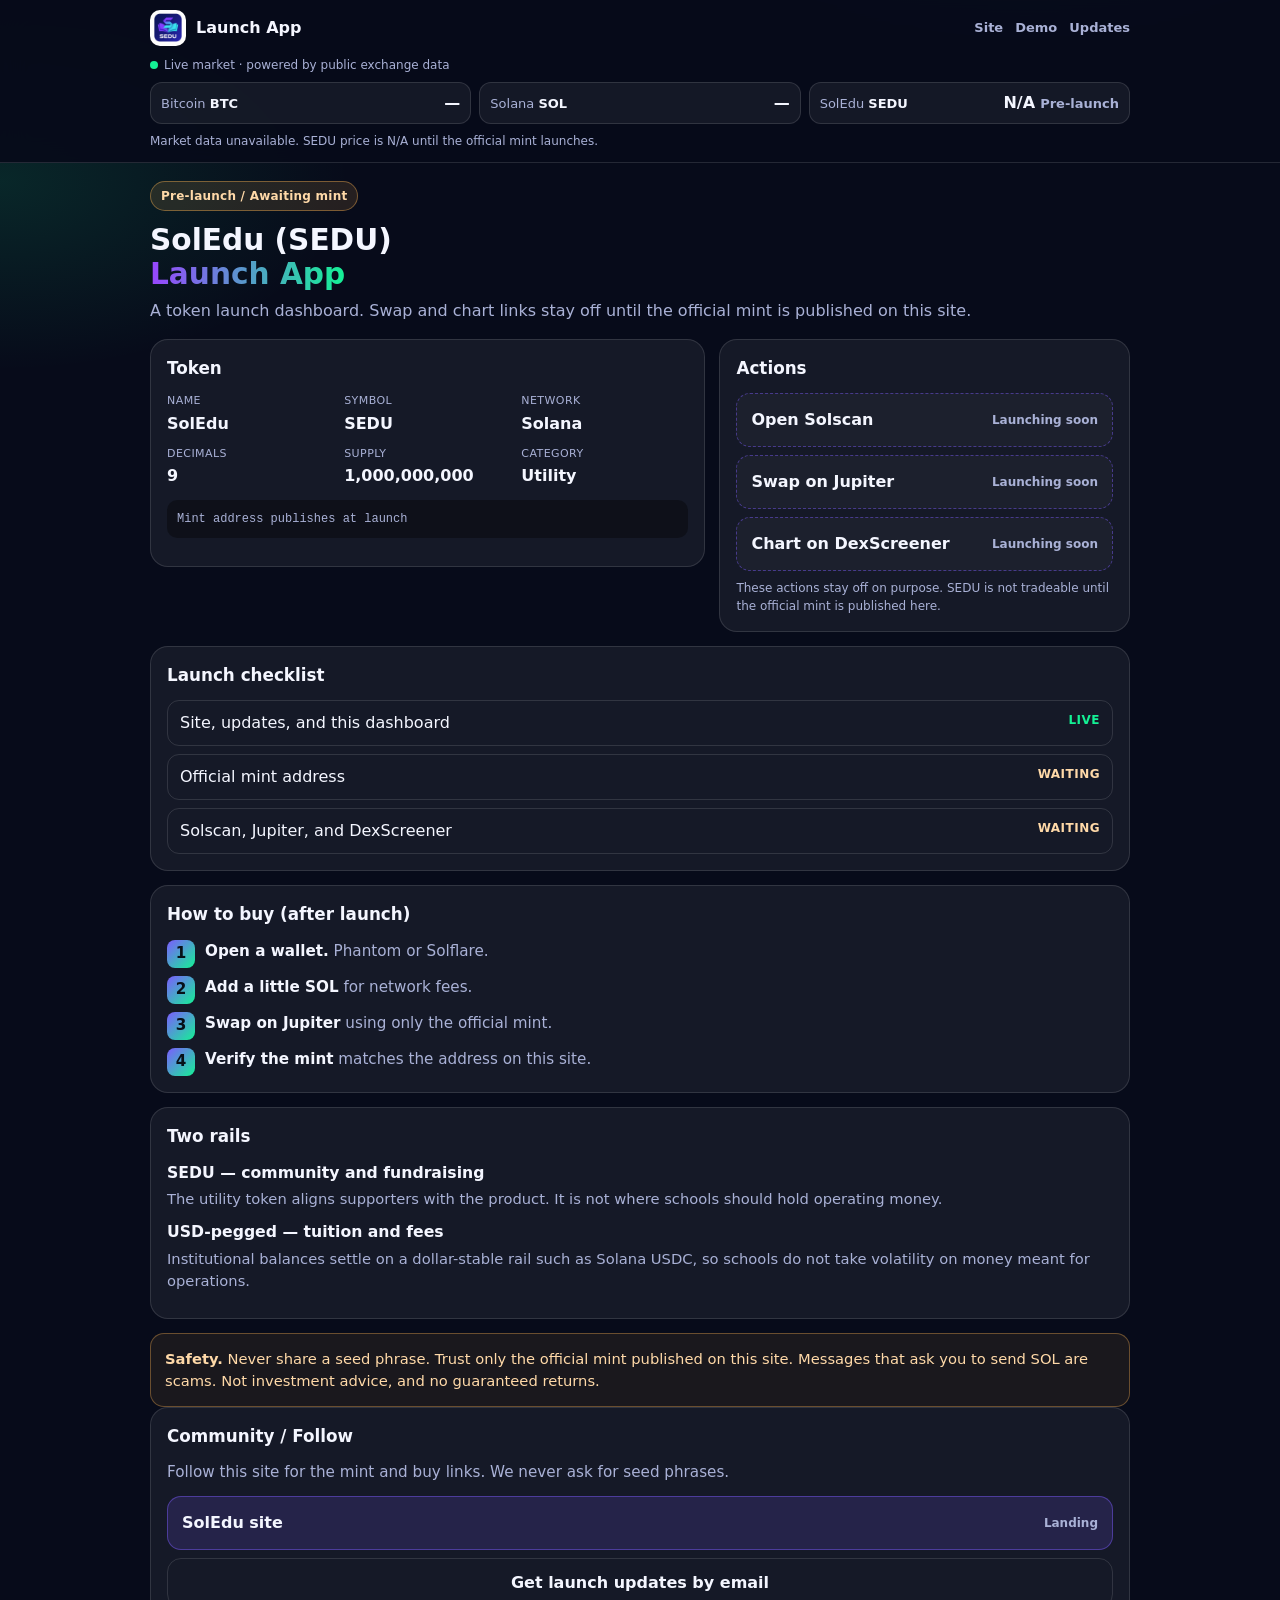
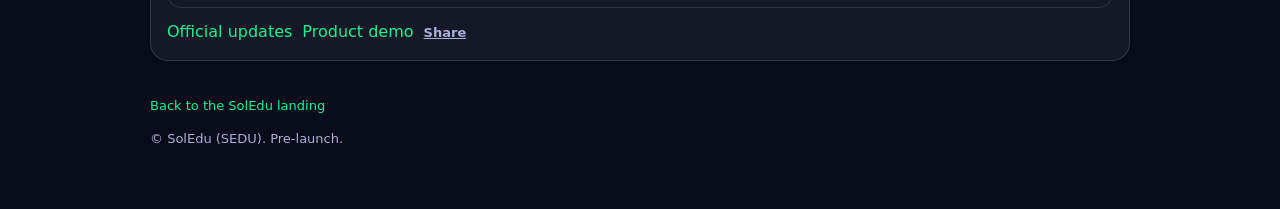
<file: launch/index.html>
<!DOCTYPE html>
<html lang="en" dir="ltr">
<head>
  <meta charset="utf-8" />
  <meta name="viewport" content="width=device-width, initial-scale=1" />
  <title>SolEdu (SEDU) — Launch App</title>
  <link rel="canonical" href="../launch.html" />
  <meta http-equiv="refresh" content="0; url=../launch.html" />
  <script>location.replace("../launch.html");</script>
</head>
<body>
  <p><a href="../launch.html">Open the SolEdu Launch App</a></p>
</body>
</html>
</file>
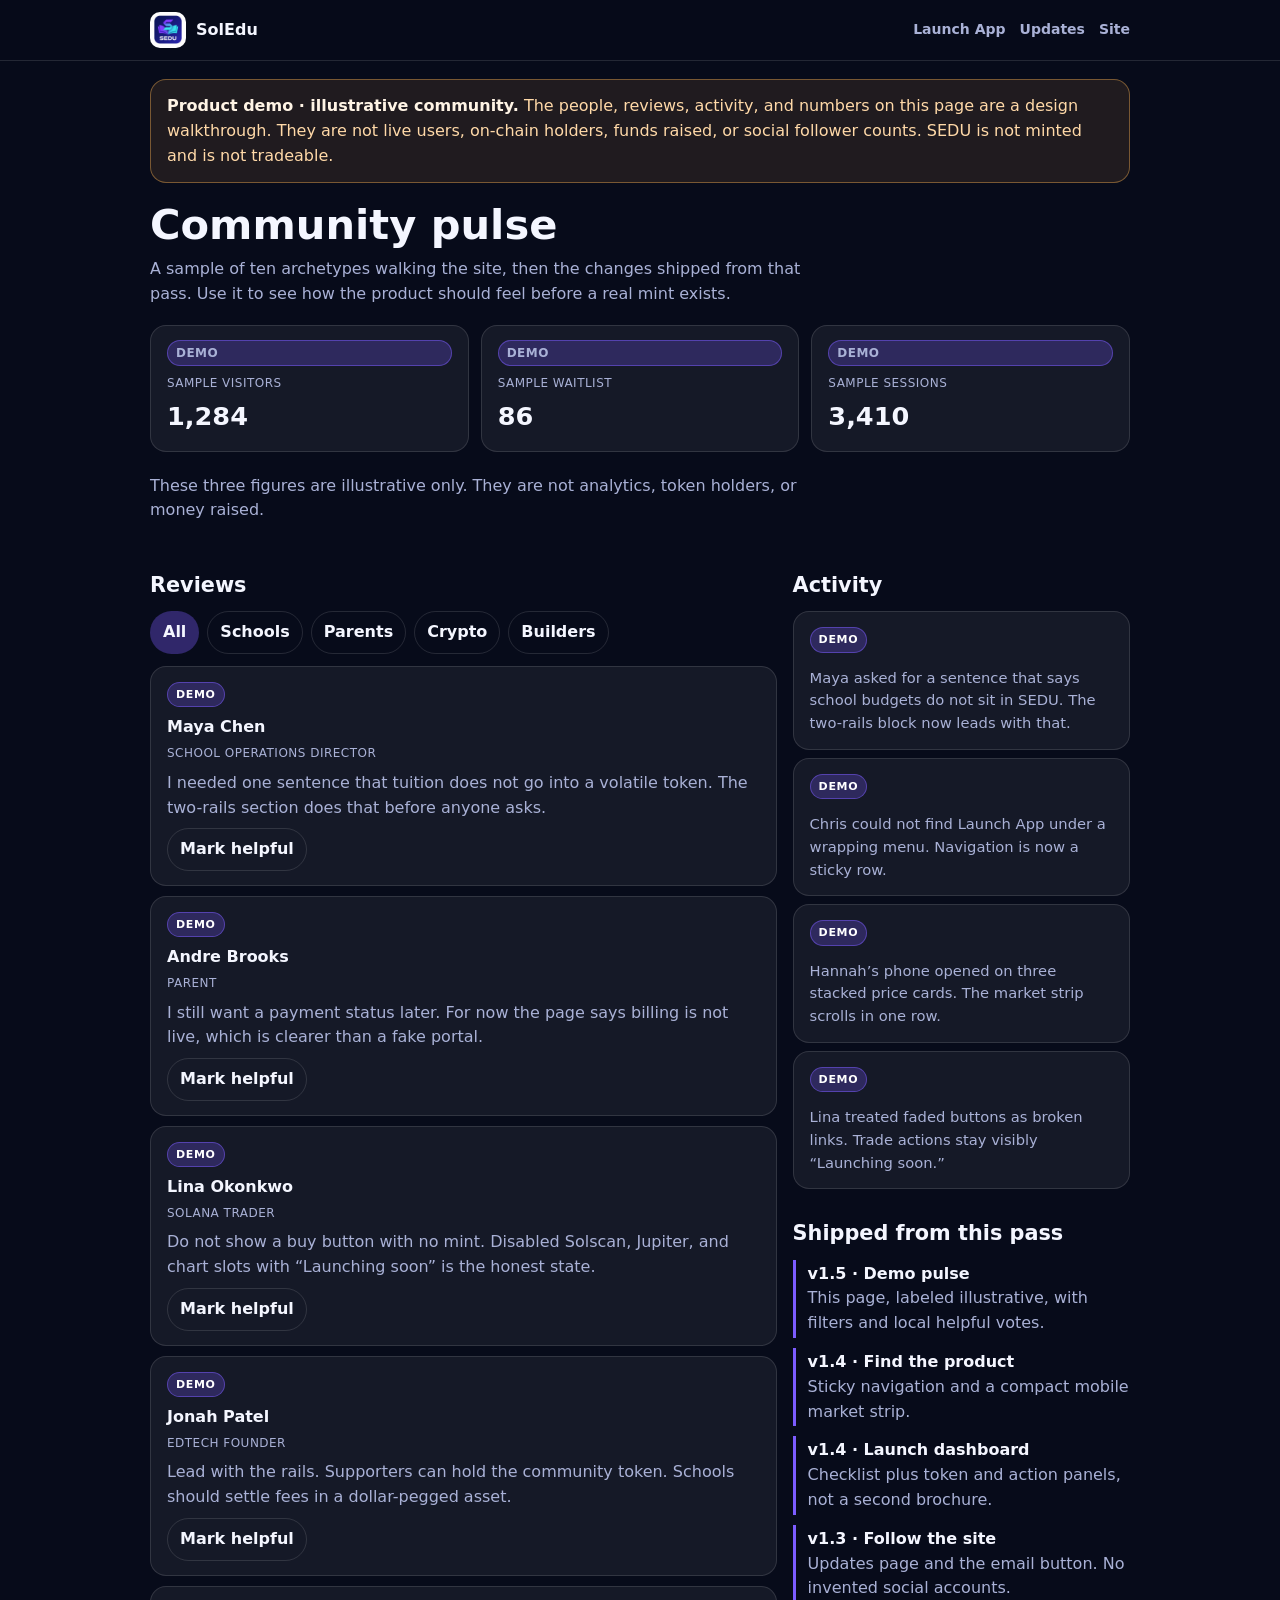
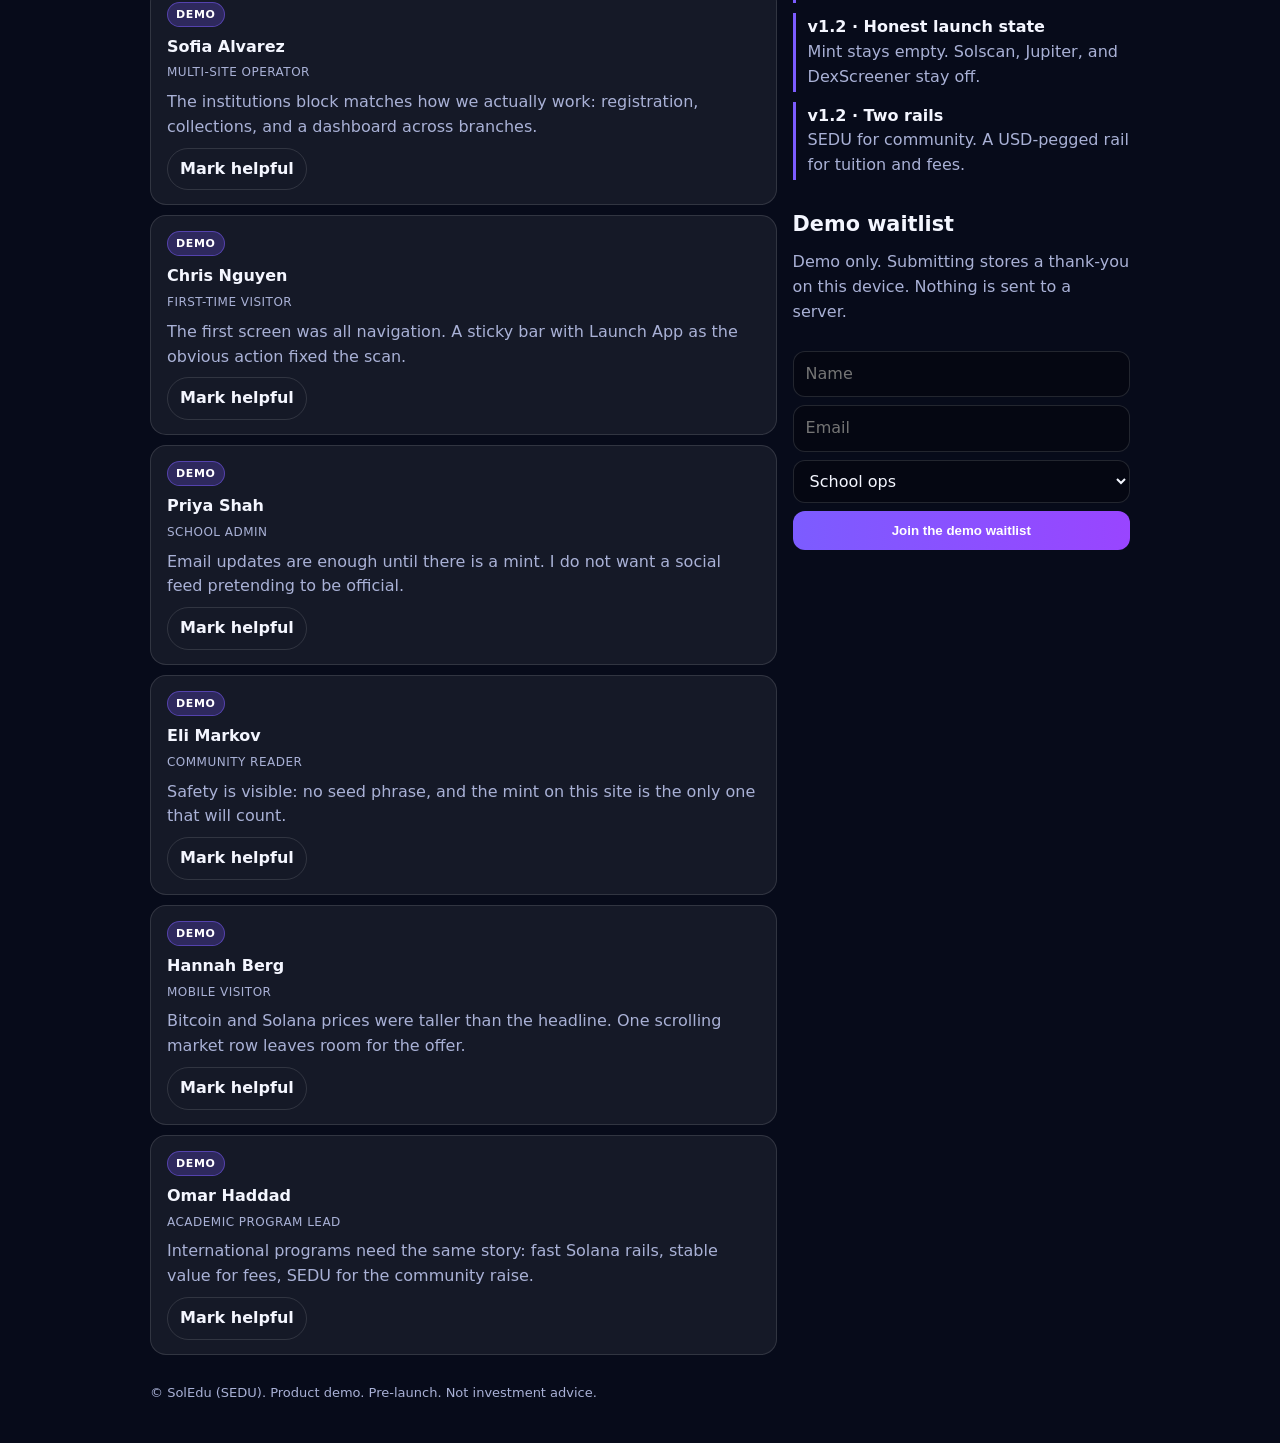
<file: demo.html>
<!DOCTYPE html>
<html lang="en" dir="ltr">
<head>
  <meta charset="utf-8" />
  <meta name="viewport" content="width=device-width, initial-scale=1" />
  <title>SolEdu (SEDU) — Product demo</title>
  <meta name="description" content="Illustrative SolEdu product demo. Sample community reviews and a changelog. Not live holders, TVL, or a tradable mint." />
  <link rel="icon" href="logo.png" />
  <style>
    :root {
      --bg: #070b1a;
      --card: rgba(255,255,255,0.06);
      --border: rgba(255,255,255,0.12);
      --text: #f4f6ff;
      --muted: #a9b1d6;
      --violet: #7c5cff;
      --cyan: #14f195;
      --purple: #9945ff;
    }
    * { box-sizing: border-box; }
    body {
      margin: 0;
      font-family: Inter, system-ui, -apple-system, Segoe UI, Roboto, Arial, sans-serif;
      background: radial-gradient(1000px 480px at 90% -10%, rgba(124,92,255,.35), transparent 55%),
                  var(--bg);
      color: var(--text);
      line-height: 1.55;
    }
    a { color: var(--cyan); text-decoration: none; }
    a:hover { text-decoration: underline; }
    a:focus-visible, button:focus-visible { outline: 2px solid var(--cyan); outline-offset: 3px; }
    .wrap { width: min(980px, 92%); margin: 0 auto; }
    .site-head {
      position: sticky; top: 0; z-index: 20;
      background: rgba(7,11,26,.94); backdrop-filter: blur(12px);
      border-bottom: 1px solid var(--border);
    }
    header { display: flex; justify-content: space-between; align-items: center; gap: 12px; padding: 12px 0; }
    .brand { display: flex; align-items: center; gap: 10px; font-weight: 800; color: var(--text); }
    .brand:hover { text-decoration: none; }
    .brand img { width: 36px; height: 36px; border-radius: 10px; object-fit: cover; }
    nav { display: flex; gap: 14px; overflow-x: auto; font-size: 14px; font-weight: 700; }
    nav a { color: var(--muted); white-space: nowrap; }
    .banner {
      margin: 18px 0; border: 1px solid rgba(255,180,80,.4);
      background: rgba(255,180,80,.1); color: #ffd9a8;
      border-radius: 16px; padding: 14px 16px;
    }
    .banner strong { color: #fff4e5; }
    h1 { font-size: clamp(1.8rem, 4vw, 2.6rem); line-height: 1.15; margin: 0 0 8px; }
    .sub { color: var(--muted); margin: 0 0 18px; max-width: 42rem; }
    .stats { display: grid; grid-template-columns: repeat(3, 1fr); gap: 12px; margin-bottom: 22px; }
    .stat, .card, article, .feed-item {
      background: var(--card); border: 1px solid var(--border); border-radius: 16px; padding: 14px 16px;
    }
    .stat span, .meta { display: block; color: var(--muted); font-size: 12px; letter-spacing: .04em; text-transform: uppercase; }
    .stat strong { display: block; font-size: 1.6rem; margin-top: 4px; }
    .badge {
      display: inline-block; font-size: 11px; font-weight: 800; letter-spacing: .06em;
      border-radius: 999px; padding: 3px 8px; margin-bottom: 8px;
      background: rgba(124,92,255,.25); color: white; border: 1px solid rgba(124,92,255,.5);
    }
    h2 { margin: 28px 0 10px; font-size: 1.3rem; }
    .filters { display: flex; gap: 8px; flex-wrap: wrap; margin-bottom: 12px; }
    .filters button, .helpful, .btn {
      border: 1px solid var(--border); background: transparent; color: var(--text);
      border-radius: 999px; padding: 8px 12px; font: inherit; font-weight: 700; cursor: pointer;
    }
    .filters button[aria-pressed="true"] { background: rgba(124,92,255,.35); border-color: transparent; }
    .reviews { display: grid; gap: 10px; }
    article h3 { margin: 0 0 4px; font-size: 1rem; }
    article p { margin: 8px 0; color: var(--muted); }
    .helpful[aria-pressed="true"] { color: #071018; background: var(--cyan); border-color: transparent; }
    .layout { display: grid; grid-template-columns: 1.3fr 0.7fr; gap: 16px; align-items: start; }
    .feed-item { margin-bottom: 8px; }
    .feed-item p { margin: 6px 0 0; color: var(--muted); font-size: 0.92rem; }
    .log { margin: 0; padding: 0; list-style: none; display: grid; gap: 10px; }
    .log li { border-left: 3px solid var(--violet); padding: 2px 0 2px 12px; }
    .log b { display: block; }
    .log span { color: var(--muted); }
    form { display: grid; gap: 8px; }
    input, select {
      width: 100%; border: 1px solid var(--border); background: rgba(0,0,0,.28);
      color: var(--text); border-radius: 12px; padding: 10px 12px; font: inherit;
    }
    .btn-primary {
      background: linear-gradient(90deg, var(--violet), var(--purple));
      border: 0; color: white; border-radius: 12px; padding: 12px; cursor: pointer; font-weight: 800;
    }
    .thanks { color: var(--cyan); }
    footer { color: var(--muted); font-size: 13px; padding: 28px 0 40px; }
    @media (max-width: 800px) {
      .stats, .layout { grid-template-columns: 1fr; }
    }
  </style>
</head>
<body>
  <div class="site-head">
    <div class="wrap">
      <header>
        <a class="brand" href="./"><img src="logo.png" alt="SEDU logo" /> SolEdu</a>
        <nav aria-label="Primary">
          <a href="launch.html">Launch App</a>
          <a href="updates.html">Updates</a>
          <a href="./">Site</a>
        </nav>
      </header>
    </div>
  </div>

  <main class="wrap">
    <div class="banner">
      <strong>Product demo · illustrative community.</strong>
      The people, reviews, activity, and numbers on this page are a design walkthrough. They are not live users, on-chain holders, funds raised, or social follower counts. SEDU is not minted and is not tradeable.
    </div>
    <h1>Community pulse</h1>
    <p class="sub">A sample of ten archetypes walking the site, then the changes shipped from that pass. Use it to see how the product should feel before a real mint exists.</p>

    <div class="stats" aria-label="Demo statistics">
      <div class="stat"><span class="badge">DEMO</span><span>Sample visitors</span><strong>1,284</strong></div>
      <div class="stat"><span class="badge">DEMO</span><span>Sample waitlist</span><strong>86</strong></div>
      <div class="stat"><span class="badge">DEMO</span><span>Sample sessions</span><strong>3,410</strong></div>
    </div>
    <p class="sub">These three figures are illustrative only. They are not analytics, token holders, or money raised.</p>

    <div class="layout">
      <section>
        <h2>Reviews</h2>
        <div class="filters" role="group" aria-label="Filter reviews">
          <button type="button" data-filter="all" aria-pressed="true">All</button>
          <button type="button" data-filter="school" aria-pressed="false">Schools</button>
          <button type="button" data-filter="parent" aria-pressed="false">Parents</button>
          <button type="button" data-filter="crypto" aria-pressed="false">Crypto</button>
          <button type="button" data-filter="builder" aria-pressed="false">Builders</button>
        </div>
        <div class="reviews" id="reviews"></div>
      </section>
      <aside>
        <h2>Activity</h2>
        <div class="feed-item"><span class="badge">DEMO</span><p>Maya asked for a sentence that says school budgets do not sit in SEDU. The two-rails block now leads with that.</p></div>
        <div class="feed-item"><span class="badge">DEMO</span><p>Chris could not find Launch App under a wrapping menu. Navigation is now a sticky row.</p></div>
        <div class="feed-item"><span class="badge">DEMO</span><p>Hannah’s phone opened on three stacked price cards. The market strip scrolls in one row.</p></div>
        <div class="feed-item"><span class="badge">DEMO</span><p>Lina treated faded buttons as broken links. Trade actions stay visibly “Launching soon.”</p></div>
        <h2>Shipped from this pass</h2>
        <ol class="log">
          <li><b>v1.5 · Demo pulse</b><span>This page, labeled illustrative, with filters and local helpful votes.</span></li>
          <li><b>v1.4 · Find the product</b><span>Sticky navigation and a compact mobile market strip.</span></li>
          <li><b>v1.4 · Launch dashboard</b><span>Checklist plus token and action panels, not a second brochure.</span></li>
          <li><b>v1.3 · Follow the site</b><span>Updates page and the email button. No invented social accounts.</span></li>
          <li><b>v1.2 · Honest launch state</b><span>Mint stays empty. Solscan, Jupiter, and DexScreener stay off.</span></li>
          <li><b>v1.2 · Two rails</b><span>SEDU for community. A USD-pegged rail for tuition and fees.</span></li>
        </ol>
        <h2>Demo waitlist</h2>
        <form id="waitlist">
          <p class="sub">Demo only. Submitting stores a thank-you on this device. Nothing is sent to a server.</p>
          <input name="name" required placeholder="Name" autocomplete="name" />
          <input name="email" type="email" required placeholder="Email" autocomplete="email" />
          <select name="role" aria-label="Role">
            <option>School ops</option>
            <option>Parent</option>
            <option>Trader</option>
            <option>Builder</option>
          </select>
          <button class="btn-primary" type="submit">Join the demo waitlist</button>
          <p class="thanks" id="thanks" hidden>Saved for this demo on your device. No account was created and no email was sent.</p>
        </form>
      </aside>
    </div>
    <footer>© SolEdu (SEDU). Product demo. Pre-launch. Not investment advice.</footer>
  </main>

  <script>
    (function () {
      var reviews = [
        { id: "maya", role: "school", name: "Maya Chen", title: "School operations director", text: "I needed one sentence that tuition does not go into a volatile token. The two-rails section does that before anyone asks." },
        { id: "andre", role: "parent", name: "Andre Brooks", title: "Parent", text: "I still want a payment status later. For now the page says billing is not live, which is clearer than a fake portal." },
        { id: "lina", role: "crypto", name: "Lina Okonkwo", title: "Solana trader", text: "Do not show a buy button with no mint. Disabled Solscan, Jupiter, and chart slots with “Launching soon” is the honest state." },
        { id: "jonah", role: "builder", name: "Jonah Patel", title: "Edtech founder", text: "Lead with the rails. Supporters can hold the community token. Schools should settle fees in a dollar-pegged asset." },
        { id: "sofia", role: "school", name: "Sofia Alvarez", title: "Multi-site operator", text: "The institutions block matches how we actually work: registration, collections, and a dashboard across branches." },
        { id: "chris", role: "builder", name: "Chris Nguyen", title: "First-time visitor", text: "The first screen was all navigation. A sticky bar with Launch App as the obvious action fixed the scan." },
        { id: "priya", role: "school", name: "Priya Shah", title: "School admin", text: "Email updates are enough until there is a mint. I do not want a social feed pretending to be official." },
        { id: "eli", role: "crypto", name: "Eli Markov", title: "Community reader", text: "Safety is visible: no seed phrase, and the mint on this site is the only one that will count." },
        { id: "hannah", role: "parent", name: "Hannah Berg", title: "Mobile visitor", text: "Bitcoin and Solana prices were taller than the headline. One scrolling market row leaves room for the offer." },
        { id: "omar", role: "school", name: "Omar Haddad", title: "Academic program lead", text: "International programs need the same story: fast Solana rails, stable value for fees, SEDU for the community raise." }
      ];

      var list = document.getElementById("reviews");
      var storeKey = "sedu-demo-helpful";
      function readStore() {
        try { return JSON.parse(localStorage.getItem(storeKey)) || {}; }
        catch (err) { return {}; }
      }
      function writeStore(data) {
        localStorage.setItem(storeKey, JSON.stringify(data));
      }
      var helpful = readStore();

      function paint(filter) {
        list.innerHTML = "";
        reviews.filter(function (item) { return filter === "all" || item.role === filter; }).forEach(function (item) {
          var card = document.createElement("article");
          card.innerHTML = "<span class=\"badge\">DEMO</span><h3></h3><div class=\"meta\"></div><p></p><button type=\"button\" class=\"helpful\"></button>";
          card.querySelector("h3").textContent = item.name;
          card.querySelector(".meta").textContent = item.title;
          card.querySelector("p").textContent = item.text;
          var button = card.querySelector(".helpful");
          var on = !!helpful[item.id];
          button.setAttribute("aria-pressed", on ? "true" : "false");
          button.textContent = on ? "Helpful · saved on this device" : "Mark helpful";
          button.addEventListener("click", function () {
            helpful[item.id] = !helpful[item.id];
            writeStore(helpful);
            paint(filter);
          });
          list.appendChild(card);
        });
      }

      var current = "all";
      document.querySelectorAll(".filters button").forEach(function (button) {
        button.addEventListener("click", function () {
          current = button.getAttribute("data-filter");
          document.querySelectorAll(".filters button").forEach(function (other) {
            other.setAttribute("aria-pressed", other === button ? "true" : "false");
          });
          paint(current);
        });
      });
      paint(current);

      document.getElementById("waitlist").addEventListener("submit", function (event) {
        event.preventDefault();
        document.getElementById("thanks").hidden = false;
        event.target.reset();
      });
    })();
  </script>
</body>
</html>
</file>
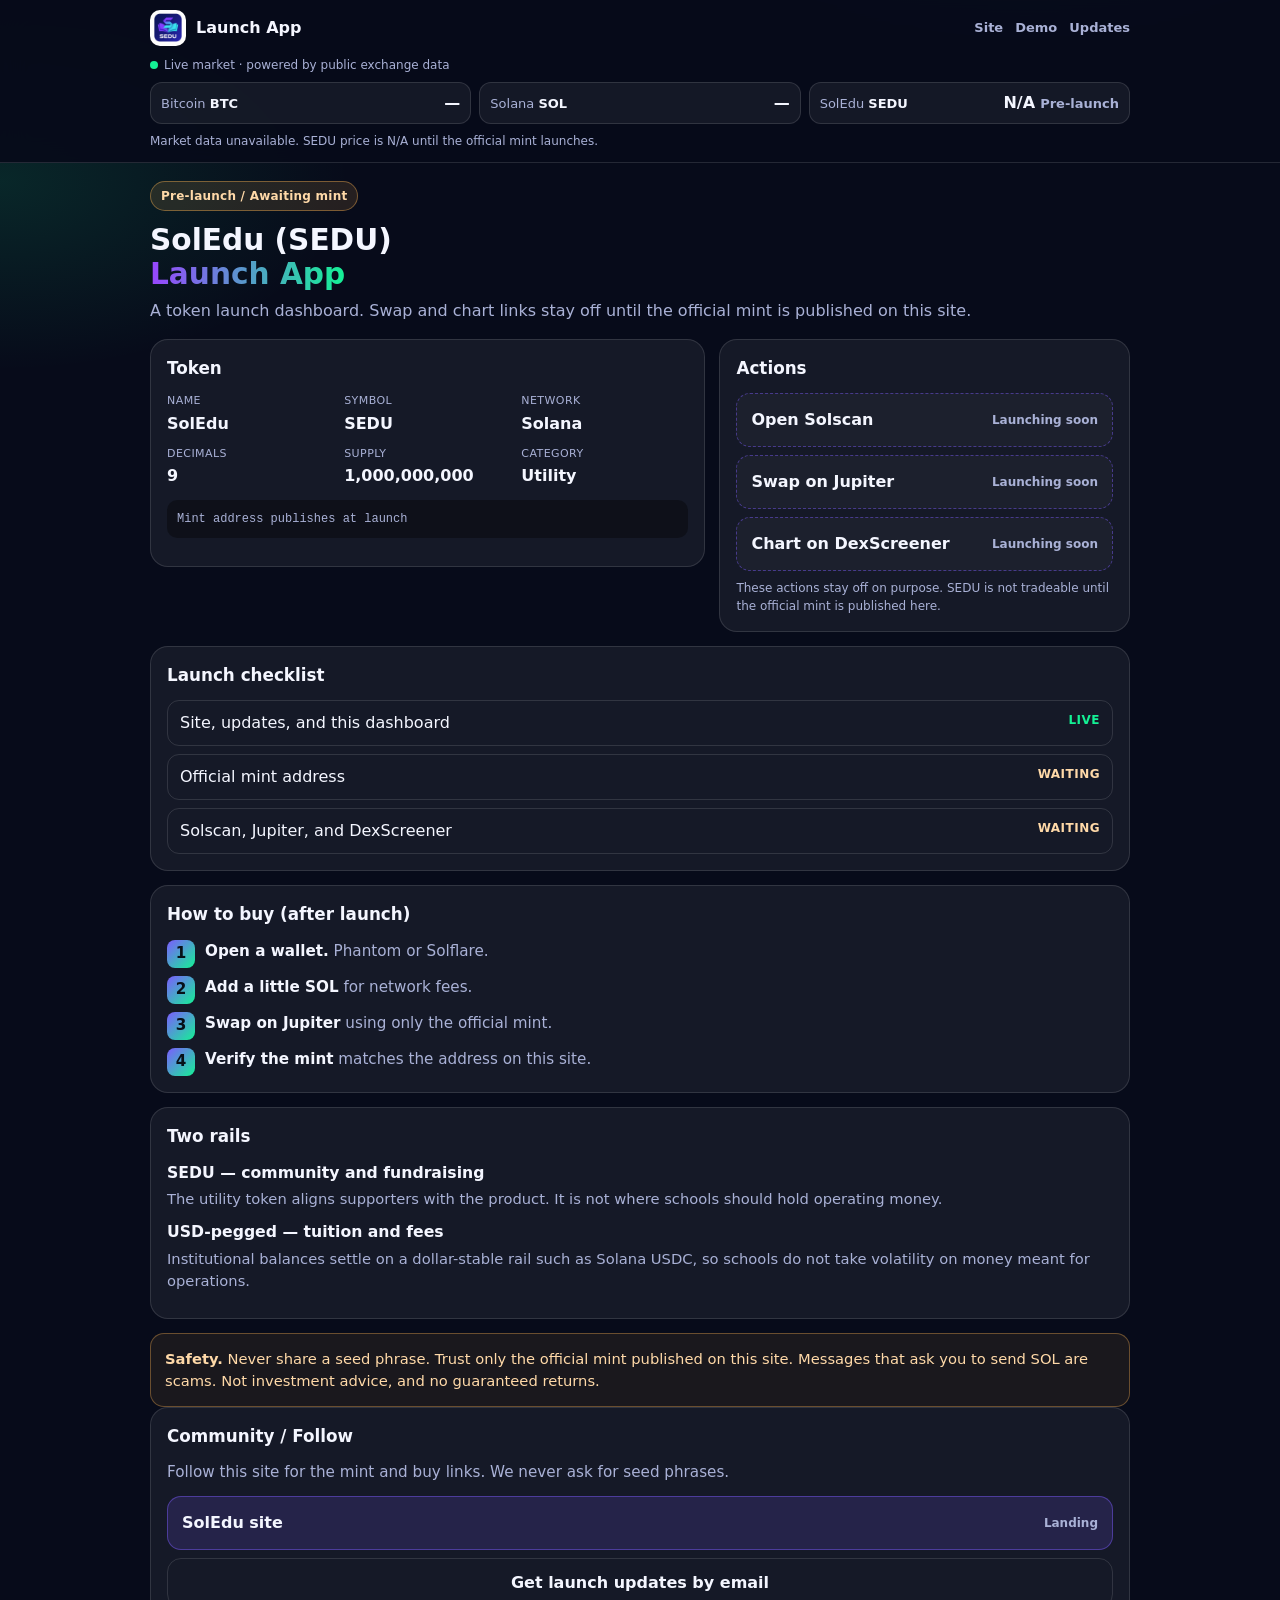
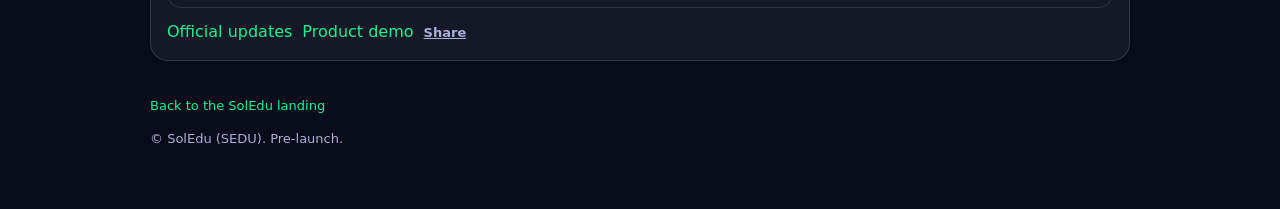
<file: launch.html>
<!DOCTYPE html>
<html lang="en" dir="ltr">
<head>
  <meta charset="utf-8" />
  <meta name="viewport" content="width=device-width, initial-scale=1" />
  <title>SolEdu (SEDU) — Launch App</title>
  <meta name="description" content="SolEdu (SEDU) Launch App. Pre-launch. Awaiting the official mint. Not investment advice." />
  <meta property="og:title" content="SolEdu (SEDU) — Launch App" />
  <meta property="og:description" content="Pre-launch token dashboard. Solscan, Jupiter, and DexScreener open when the official mint is published." />
  <meta property="og:image" content="banner.png" />
  <link rel="icon" href="logo.png" />
  <style>
    :root {
      --bg: #070b1a;
      --card: rgba(255,255,255,0.06);
      --border: rgba(255,255,255,0.12);
      --text: #f4f6ff;
      --muted: #a9b1d6;
      --violet: #7c5cff;
      --cyan: #14f195;
      --purple: #9945ff;
      --down: #ff6b8a;
    }
    * { box-sizing: border-box; }
    body {
      margin: 0;
      font-family: Inter, system-ui, -apple-system, Segoe UI, Roboto, Arial, sans-serif;
      background: radial-gradient(800px 420px at 80% -10%, rgba(124,92,255,.4), transparent 55%),
                  radial-gradient(700px 380px at 0% 10%, rgba(20,241,149,.12), transparent 50%),
                  var(--bg);
      color: var(--text);
      line-height: 1.5;
    }
    a { color: var(--cyan); text-decoration: none; }
    a:focus-visible, button:focus-visible { outline: 2px solid var(--cyan); outline-offset: 3px; }
    .topbar {
      position: sticky; top: 0; z-index: 30;
      background: rgba(7,11,26,.94); backdrop-filter: blur(14px);
      border-bottom: 1px solid var(--border); padding: 10px 0 12px;
    }
    .shell { width: min(980px, calc(100% - 32px)); margin: 0 auto; }
    .app { width: min(980px, calc(100% - 32px)); margin: 0 auto; padding: 18px 0 48px; }
    .ticker { background: transparent; border: 0; border-radius: 0; padding: 0; width: auto; margin: 0; }
    .ticker-label { display: flex; flex-wrap: wrap; gap: 6px; align-items: center; color: var(--muted); font-size: 12px; margin-bottom: 8px; }
    .dot { width: 8px; height: 8px; border-radius: 999px; background: var(--cyan); }
    .quotes { display: grid; gap: 8px; }
    .quote {
      display: flex; justify-content: space-between; align-items: baseline; gap: 8px;
      background: var(--card); border: 1px solid var(--border); border-radius: 12px; padding: 8px 10px;
    }
    .sym { color: var(--muted); font-size: 13px; }
    .sym b { color: var(--text); }
    .px { font-weight: 800; font-variant-numeric: tabular-nums; }
    .chg { font-size: 13px; font-weight: 700; }
    .chg.up { color: var(--cyan); }
    .chg.down { color: var(--down); }
    .chg.flat { color: var(--muted); }
    .ticker-note { margin: 8px 0 0; color: var(--muted); font-size: 12px; }
    header { display: flex; align-items: center; justify-content: space-between; padding: 16px 0; gap: 12px; }
    .brand { display: flex; align-items: center; gap: 10px; font-weight: 800; color: var(--text); text-decoration: none; }
    .brand img { width: 36px; height: 36px; border-radius: 10px; object-fit: cover; }
    .back { color: var(--muted); font-size: 14px; font-weight: 700; }
    .badge {
      display: inline-flex; align-items: center; gap: 6px;
      font-size: 12px; font-weight: 800; letter-spacing: .02em;
      padding: 5px 10px; border-radius: 999px;
      background: rgba(255,180,80,.12); color: #ffd9a8; border: 1px solid rgba(255,180,80,.4);
    }
    h1 { font-size: 1.85rem; line-height: 1.15; margin: 12px 0 8px; }
    .gradient {
      background: linear-gradient(90deg, var(--purple), var(--cyan));
      -webkit-background-clip: text; background-clip: text; color: transparent;
    }
    .lead { color: var(--muted); margin: 0 0 16px; }
    .card {
      background: var(--card); border: 1px solid var(--border);
      border-radius: 18px; padding: 16px; margin: 0 0 14px;
    }
    .card h2 { margin: 0 0 12px; font-size: 1.05rem; }
    .facts { display: grid; grid-template-columns: 1fr 1fr; gap: 10px; }
    .fact span { display: block; color: var(--muted); font-size: 11px; letter-spacing: .04em; text-transform: uppercase; }
    .fact strong { display: block; margin-top: 2px; }
    .actions { display: grid; gap: 8px; }
    .action {
      display: flex; justify-content: space-between; align-items: center; gap: 8px;
      width: 100%; text-align: left; font: inherit; color: var(--text);
      background: rgba(124,92,255,.16); border: 1px solid rgba(124,92,255,.45);
      border-radius: 14px; padding: 14px; text-decoration: none; font-weight: 800;
    }
    .action .state { color: var(--muted); font-size: 12px; font-weight: 700; }
    .action.is-disabled {
      opacity: 1; cursor: not-allowed; pointer-events: none;
      border-style: dashed; background: rgba(255,255,255,0.03);
    }
    .dash { display: grid; grid-template-columns: 1.15fr 0.85fr; gap: 14px; align-items: start; }
    .status-list { list-style: none; margin: 0; padding: 0; display: grid; gap: 8px; }
    .status-list li {
      display: flex; justify-content: space-between; gap: 12px;
      border: 1px solid var(--border); border-radius: 12px; padding: 10px 12px;
    }
    .status-list b { font-size: 12px; letter-spacing: .04em; text-transform: uppercase; }
    .status-list .done b { color: var(--cyan); }
    .status-list .wait b { color: #ffd9a8; }
    .app-nav { display: flex; gap: 12px; overflow-x: auto; font-size: 13px; font-weight: 700; }
    .app-nav a { color: var(--muted); white-space: nowrap; }
    .head-row { display: flex; justify-content: space-between; align-items: center; gap: 12px; margin-bottom: 10px; }
    .mint {
      margin-top: 12px; font-family: ui-monospace, SFMono-Regular, Menlo, Consolas, monospace;
      font-size: 12px; color: var(--muted); background: rgba(0,0,0,.35);
      border-radius: 10px; padding: 10px; word-break: break-all;
    }
    .steps { list-style: none; margin: 0; padding: 0; display: grid; gap: 8px; }
    .steps li {
      display: grid; grid-template-columns: 28px 1fr; gap: 10px; align-items: start;
      color: var(--muted); font-size: 0.95rem;
    }
    .n {
      width: 28px; height: 28px; border-radius: 8px; display: grid; place-items: center;
      font-weight: 800; color: #071018;
      background: linear-gradient(135deg, var(--violet), var(--cyan));
    }
    .steps strong { color: var(--text); }
    .rail { margin: 0 0 10px; }
    .rail h3 { margin: 0 0 4px; font-size: 0.98rem; }
    .rail p { margin: 0; color: var(--muted); font-size: 0.92rem; }
    .warn {
      border: 1px solid rgba(255,180,80,.35); background: rgba(255,180,80,.08);
      color: #ffd9a8; border-radius: 14px; padding: 14px; font-size: 0.92rem;
    }
    footer { color: var(--muted); font-size: 13px; padding-top: 8px; }
    .follow p { margin: 0 0 12px; color: var(--muted); font-size: 0.95rem; }
    .follow-actions { display: grid; gap: 8px; }
    .follow-actions a.mail {
      display: block; text-align: center; font-weight: 800; color: var(--text);
      border: 1px solid var(--border); border-radius: 14px; padding: 12px;
    }
    .share-row { display: flex; flex-wrap: wrap; align-items: center; gap: 10px; margin-top: 12px; }
    .share-btn {
      border: 0; background: transparent; color: var(--muted); font: inherit;
      font-size: 13px; font-weight: 700; cursor: pointer; padding: 0; text-decoration: underline;
    }
    .share-status { color: var(--muted); font-size: 13px; }
    @media (min-width: 720px) {
      .quotes { grid-template-columns: 1fr 1fr 1fr; }
      .facts { grid-template-columns: repeat(3, 1fr); }
    }
    @media (max-width: 800px) {
      .dash { grid-template-columns: 1fr; }
      .quotes { display: flex; overflow-x: auto; gap: 8px; }
      .quote { flex: 0 0 200px; }
    }
  </style>
</head>
<body>
  <div class="topbar">
    <div class="shell">
      <div class="head-row">
        <a class="brand" href="./"><img src="logo.png" alt="SEDU logo" /><span>Launch App</span></a>
        <nav class="app-nav" aria-label="Launch">
          <a href="./">Site</a>
          <a href="demo.html">Demo</a>
          <a href="updates.html">Updates</a>
        </nav>
      </div>
      <div class="ticker">
        <div class="ticker-label">
          <span class="dot" aria-hidden="true"></span>
          <span>Live market · powered by public exchange data</span>
          <span id="market-updated"></span>
        </div>
        <div class="quotes" id="market" aria-live="polite">
          <div class="quote"><span class="sym">Bitcoin <b>BTC</b></span><span><span class="px" id="px-btc">…</span> <span class="chg" id="chg-btc"></span></span></div>
          <div class="quote"><span class="sym">Solana <b>SOL</b></span><span><span class="px" id="px-sol">…</span> <span class="chg" id="chg-sol"></span></span></div>
          <div class="quote"><span class="sym">SolEdu <b>SEDU</b></span><span><span class="px">N/A</span> <span class="chg flat">Pre-launch</span></span></div>
        </div>
        <p class="ticker-note" id="market-status">Loading public prices… SEDU has no price until the official mint is published.</p>
      </div>
    </div>
  </div>

  <main class="app">

    <section>
      <div class="badge">Pre-launch / Awaiting mint</div>
      <h1>SolEdu (SEDU)<br /><span class="gradient">Launch App</span></h1>
      <p class="lead">A token launch dashboard. Swap and chart links stay off until the official mint is published on this site.</p>
    </section>

    <div class="dash">
    <section class="card" aria-labelledby="token-heading">
      <h2 id="token-heading">Token</h2>
      <div class="facts">
        <div class="fact"><span>Name</span><strong>SolEdu</strong></div>
        <div class="fact"><span>Symbol</span><strong>SEDU</strong></div>
        <div class="fact"><span>Network</span><strong>Solana</strong></div>
        <div class="fact"><span>Decimals</span><strong>9</strong></div>
        <div class="fact"><span>Supply</span><strong>1,000,000,000</strong></div>
        <div class="fact"><span>Category</span><strong>Utility</strong></div>
      </div>
      <p class="mint" id="mint">Mint address publishes at launch</p>
    </section>

    <section class="card" aria-labelledby="actions-heading">
      <h2 id="actions-heading">Actions</h2>
      <div class="actions">
        <a class="action is-disabled" id="link-solscan" aria-disabled="true"><span>Open Solscan</span><span class="state">Launching soon</span></a>
        <a class="action is-disabled" id="link-jupiter" aria-disabled="true"><span>Swap on Jupiter</span><span class="state">Launching soon</span></a>
        <a class="action is-disabled" id="link-dex" aria-disabled="true"><span>Chart on DexScreener</span><span class="state">Launching soon</span></a>
      </div>
      <p class="ticker-note">These actions stay off on purpose. SEDU is not tradeable until the official mint is published here.</p>
    </section>
    </div>

    <section class="card" aria-labelledby="status-heading">
      <h2 id="status-heading">Launch checklist</h2>
      <ul class="status-list">
        <li class="done"><span>Site, updates, and this dashboard</span><b>Live</b></li>
        <li class="wait"><span>Official mint address</span><b>Waiting</b></li>
        <li class="wait"><span>Solscan, Jupiter, and DexScreener</span><b>Waiting</b></li>
      </ul>
    </section>

    <section class="card" aria-labelledby="buy-heading">
      <h2 id="buy-heading">How to buy (after launch)</h2>
      <ol class="steps">
        <li><span class="n">1</span><span><strong>Open a wallet.</strong> Phantom or Solflare.</span></li>
        <li><span class="n">2</span><span><strong>Add a little SOL</strong> for network fees.</span></li>
        <li><span class="n">3</span><span><strong>Swap on Jupiter</strong> using only the official mint.</span></li>
        <li><span class="n">4</span><span><strong>Verify the mint</strong> matches the address on this site.</span></li>
      </ol>
    </section>

    <section class="card" aria-labelledby="rails-heading">
      <h2 id="rails-heading">Two rails</h2>
      <div class="rail">
        <h3>SEDU — community and fundraising</h3>
        <p>The utility token aligns supporters with the product. It is not where schools should hold operating money.</p>
      </div>
      <div class="rail">
        <h3>USD-pegged — tuition and fees</h3>
        <p>Institutional balances settle on a dollar-stable rail such as Solana USDC, so schools do not take volatility on money meant for operations.</p>
      </div>
    </section>

    <section class="warn">
      <strong>Safety.</strong> Never share a seed phrase. Trust only the official mint published on this site. Messages that ask you to send SOL are scams. Not investment advice, and no guaranteed returns.
    </section>

    <section class="card follow" id="community">
      <h2>Community / Follow</h2>
      <p>Follow this site for the mint and buy links. We never ask for seed phrases.</p>
      <div class="follow-actions">
        <a class="action" href="./"><span>SolEdu site</span><span class="state">Landing</span></a>
        <a class="mail" href="mailto:amitai3386@gmail.com?subject=SEDU%20updates%20-%20add%20me">Get launch updates by email</a>
      </div>
      <div class="share-row">
        <a href="updates.html">Official updates</a>
        <a href="demo.html">Product demo</a>
        <button type="button" class="share-btn" id="share-launch">Share</button>
        <span class="share-status" id="share-status" role="status"></span>
      </div>
    </section>

    <footer>
      <p><a href="./">Back to the SolEdu landing</a></p>
      <p>© SolEdu (SEDU). Pre-launch.</p>
    </footer>
  </main>

  <script>
    (function () {
      const MINT = "";
      var BINANCE = "https://data-api.binance.vision/api/v3/ticker/24hr?symbol=";
      var GECKO = "https://api.coingecko.com/api/v3/simple/price?ids=bitcoin,solana&vs_currencies=usd&include_24hr_change=true";
      var hasQuote = false;

      function num(value) {
        var n = Number(value);
        return Number.isFinite(n) ? n : null;
      }
      function formatUsd(value) {
        var digits = Math.abs(value) >= 1000 ? 0 : 2;
        return value.toLocaleString("en-US", {
          style: "currency", currency: "USD",
          minimumFractionDigits: digits, maximumFractionDigits: digits
        });
      }
      function formatChange(value) {
        return (value > 0 ? "+" : "") + value.toFixed(2) + "%";
      }
      function paintChange(el, value) {
        el.textContent = formatChange(value);
        el.className = "chg " + (value > 0 ? "up" : value < 0 ? "down" : "flat");
      }
      function render(quote, source) {
        document.getElementById("px-btc").textContent = formatUsd(quote.btc.price);
        document.getElementById("px-sol").textContent = formatUsd(quote.sol.price);
        paintChange(document.getElementById("chg-btc"), quote.btc.change);
        paintChange(document.getElementById("chg-sol"), quote.sol.change);
        document.getElementById("market-updated").textContent = "· updated " + new Date().toLocaleTimeString("en-US", { hour: "numeric", minute: "2-digit", second: "2-digit" });
        document.getElementById("market-status").textContent = "Live " + source + " quotes for BTC and SOL. SEDU price is N/A until the official mint launches.";
        hasQuote = true;
      }
      function unavailable() {
        if (hasQuote) {
          document.getElementById("market-status").textContent = "Refresh failed. Showing the last public quote. SEDU price is still N/A.";
          return;
        }
        document.getElementById("px-btc").textContent = "—";
        document.getElementById("px-sol").textContent = "—";
        document.getElementById("chg-btc").textContent = "";
        document.getElementById("chg-sol").textContent = "";
        document.getElementById("market-status").textContent = "Market data unavailable. SEDU price is N/A until the official mint launches.";
      }
      function withTimeout(url) {
        var controller = new AbortController();
        var timer = setTimeout(function () { controller.abort(); }, 8000);
        return fetch(url, { signal: controller.signal, cache: "no-store" }).finally(function () { clearTimeout(timer); });
      }
      function loadBinance() {
        return Promise.all([
          withTimeout(BINANCE + "BTCUSDT").then(function (res) { if (!res.ok) throw new Error("btc"); return res.json(); }),
          withTimeout(BINANCE + "SOLUSDT").then(function (res) { if (!res.ok) throw new Error("sol"); return res.json(); })
        ]).then(function (rows) {
          var btcPrice = num(rows[0].lastPrice), solPrice = num(rows[1].lastPrice);
          var btcChange = num(rows[0].priceChangePercent), solChange = num(rows[1].priceChangePercent);
          if (btcPrice === null || solPrice === null || btcChange === null || solChange === null) throw new Error("bad");
          return { btc: { price: btcPrice, change: btcChange }, sol: { price: solPrice, change: solChange } };
        });
      }
      function loadGecko() {
        return withTimeout(GECKO).then(function (res) { if (!res.ok) throw new Error("gecko"); return res.json(); }).then(function (data) {
          var btcPrice = num(data.bitcoin && data.bitcoin.usd);
          var solPrice = num(data.solana && data.solana.usd);
          var btcChange = num(data.bitcoin && data.bitcoin.usd_24h_change);
          var solChange = num(data.solana && data.solana.usd_24h_change);
          if (btcPrice === null || solPrice === null || btcChange === null || solChange === null) throw new Error("bad");
          return { btc: { price: btcPrice, change: btcChange }, sol: { price: solPrice, change: solChange } };
        });
      }
      function refresh() {
        loadBinance().then(function (q) { render(q, "Binance"); }).catch(function () {
          return loadGecko().then(function (q) { render(q, "CoinGecko"); });
        }).catch(unavailable);
      }
      function liveMint(value) {
        var mint = String(value || "").trim();
        return /^[1-9A-HJ-NP-Za-km-z]{32,44}$/.test(mint) ? mint : "";
      }
      function setAction(id, href, state) {
        var el = document.getElementById(id);
        el.querySelector(".state").textContent = state;
        if (href) {
          el.href = href;
          el.target = "_blank";
          el.rel = "noopener noreferrer";
          el.classList.remove("is-disabled");
          el.removeAttribute("aria-disabled");
        } else {
          el.removeAttribute("href");
          el.classList.add("is-disabled");
          el.setAttribute("aria-disabled", "true");
        }
      }
      function applyMint() {
        var mint = liveMint(MINT);
        document.getElementById("mint").textContent = mint || "Mint address publishes at launch";
        if (mint) {
          setAction("link-solscan", "https://solscan.io/token/" + mint, "Open");
          setAction("link-jupiter", "https://jup.ag/swap/SOL-" + mint, "Open");
          setAction("link-dex", "https://dexscreener.com/solana/" + mint, "Open");
        } else {
          setAction("link-solscan", "", "Launching soon");
          setAction("link-jupiter", "", "Launching soon");
          setAction("link-dex", "", "Launching soon");
        }
      }
      applyMint();
      refresh();
      setInterval(refresh, 45000);

      var shareBtn = document.getElementById("share-launch");
      var shareStatus = document.getElementById("share-status");
      var shareUrl = "https://amitailevi.github.io/edupay-landing/launch.html";
      shareBtn.addEventListener("click", function () {
        var payload = { title: "SolEdu (SEDU) Launch App", text: "Official SolEdu launch page. Mint and buy links publish here.", url: shareUrl };
        if (navigator.share) {
          navigator.share(payload).catch(function () {});
          return;
        }
        if (navigator.clipboard) {
          navigator.clipboard.writeText(shareUrl).then(function () {
            shareStatus.textContent = "Launch App link copied.";
          }).catch(function () {
            shareStatus.textContent = shareUrl;
          });
          return;
        }
        shareStatus.textContent = shareUrl;
      });
    })();
  </script>
</body>
</html>
</file>
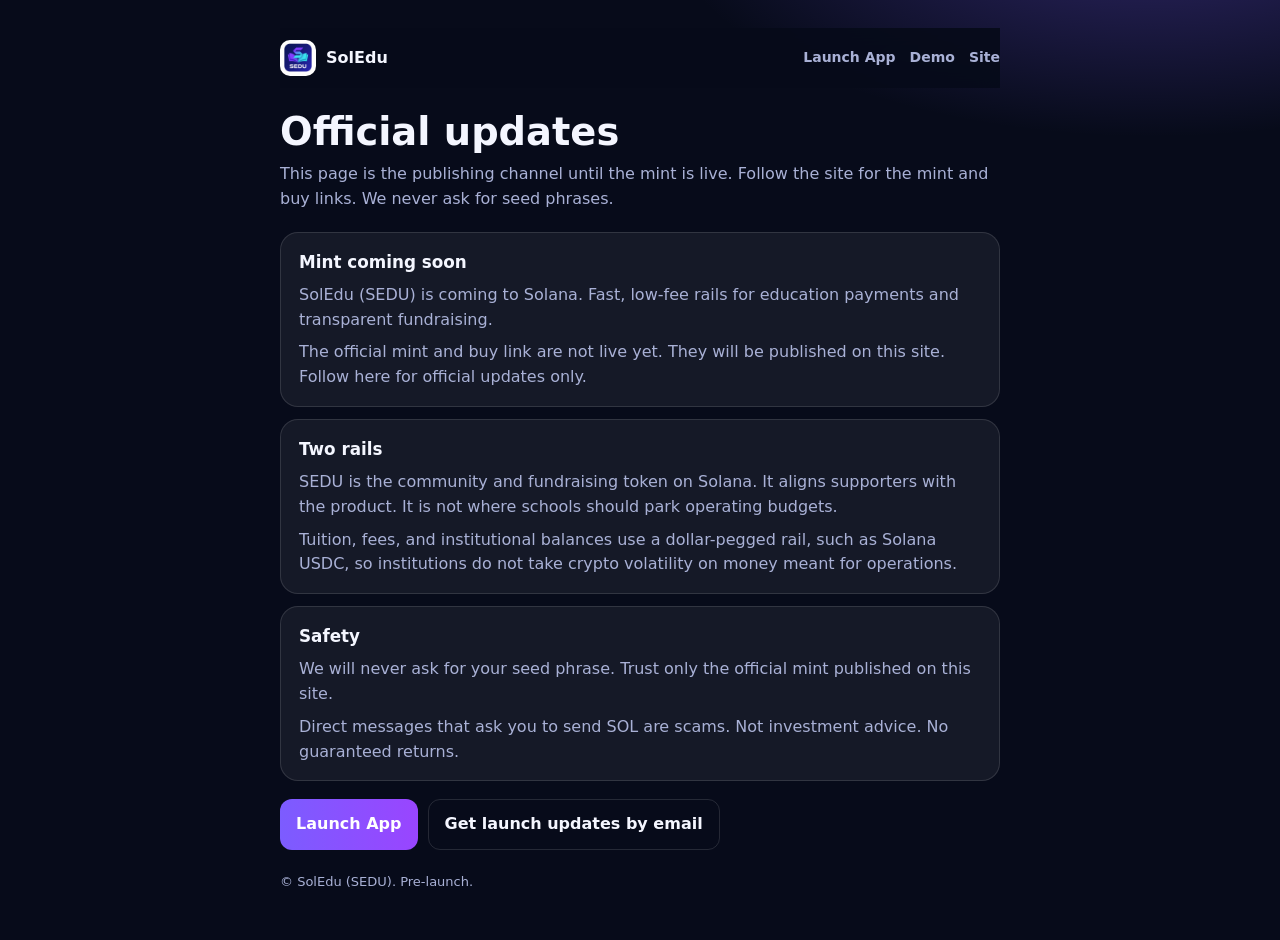
<file: updates.html>
<!DOCTYPE html>
<html lang="en" dir="ltr">
<head>
  <meta charset="utf-8" />
  <meta name="viewport" content="width=device-width, initial-scale=1" />
  <title>SolEdu (SEDU) — Official updates</title>
  <meta name="description" content="Official SolEdu (SEDU) updates. Mint coming soon, two rails, and safety. No seed phrases." />
  <link rel="icon" href="logo.png" />
  <style>
    :root {
      --bg: #070b1a;
      --card: rgba(255,255,255,0.06);
      --border: rgba(255,255,255,0.12);
      --text: #f4f6ff;
      --muted: #a9b1d6;
      --violet: #7c5cff;
      --cyan: #14f195;
      --purple: #9945ff;
    }
    * { box-sizing: border-box; }
    body {
      margin: 0;
      font-family: Inter, system-ui, -apple-system, Segoe UI, Roboto, Arial, sans-serif;
      background: radial-gradient(900px 420px at 90% -10%, rgba(124,92,255,.35), transparent 55%),
                  var(--bg);
      color: var(--text);
      line-height: 1.55;
    }
    a { color: var(--cyan); }
    .wrap { width: min(720px, 92%); margin: 0 auto; padding: 28px 0 48px; }
    header {
      position: sticky; top: 0; z-index: 20;
      display: flex; justify-content: space-between; align-items: center; gap: 12px;
      margin: 0 0 22px; padding: 12px 0;
      background: rgba(7,11,26,.94); backdrop-filter: blur(12px);
    }
    nav { overflow-x: auto; }
    nav a { white-space: nowrap; }
    a:focus-visible { outline: 2px solid var(--cyan); outline-offset: 3px; }
    .brand { display: flex; align-items: center; gap: 10px; font-weight: 800; color: var(--text); text-decoration: none; }
    .brand img { width: 36px; height: 36px; border-radius: 10px; object-fit: cover; }
    nav { display: flex; gap: 14px; font-size: 14px; }
    nav a { color: var(--muted); text-decoration: none; font-weight: 700; }
    h1 { font-size: clamp(1.8rem, 4vw, 2.4rem); line-height: 1.15; margin: 0 0 8px; }
    .sub { color: var(--muted); margin: 0 0 20px; }
    article {
      background: var(--card); border: 1px solid var(--border);
      border-radius: 18px; padding: 16px 18px; margin: 0 0 12px;
    }
    article h2 { margin: 0 0 8px; font-size: 1.05rem; }
    article p { margin: 0 0 8px; color: var(--muted); }
    article p:last-child { margin: 0; }
    .cta { display: flex; flex-wrap: wrap; gap: 10px; margin-top: 18px; }
    .btn {
      display: inline-flex; align-items: center; justify-content: center;
      padding: 12px 16px; border-radius: 12px; font-weight: 800; text-decoration: none;
    }
    .btn-primary { background: linear-gradient(90deg, var(--violet), var(--purple)); color: white; }
    .btn-ghost { border: 1px solid var(--border); color: var(--text); }
    footer { margin-top: 22px; color: var(--muted); font-size: 13px; }
  </style>
</head>
<body>
  <div class="wrap">
    <header>
      <a class="brand" href="./"><img src="logo.png" alt="SEDU logo" /> SolEdu</a>
      <nav>
        <a href="launch.html">Launch App</a>
        <a href="demo.html">Demo</a>
        <a href="./">Site</a>
      </nav>
    </header>
    <h1>Official updates</h1>
    <p class="sub">This page is the publishing channel until the mint is live. Follow the site for the mint and buy links. We never ask for seed phrases.</p>

    <article>
      <h2>Mint coming soon</h2>
      <p>SolEdu (SEDU) is coming to Solana. Fast, low-fee rails for education payments and transparent fundraising.</p>
      <p>The official mint and buy link are not live yet. They will be published on this site. Follow here for official updates only.</p>
    </article>

    <article>
      <h2>Two rails</h2>
      <p>SEDU is the community and fundraising token on Solana. It aligns supporters with the product. It is not where schools should park operating budgets.</p>
      <p>Tuition, fees, and institutional balances use a dollar-pegged rail, such as Solana USDC, so institutions do not take crypto volatility on money meant for operations.</p>
    </article>

    <article>
      <h2>Safety</h2>
      <p>We will never ask for your seed phrase. Trust only the official mint published on this site.</p>
      <p>Direct messages that ask you to send SOL are scams. Not investment advice. No guaranteed returns.</p>
    </article>

    <div class="cta">
      <a class="btn btn-primary" href="launch.html">Launch App</a>
      <a class="btn btn-ghost" href="mailto:amitai3386@gmail.com?subject=SEDU%20updates%20-%20add%20me">Get launch updates by email</a>
    </div>
    <footer>© SolEdu (SEDU). Pre-launch.</footer>
  </div>
</body>
</html>
</file>
